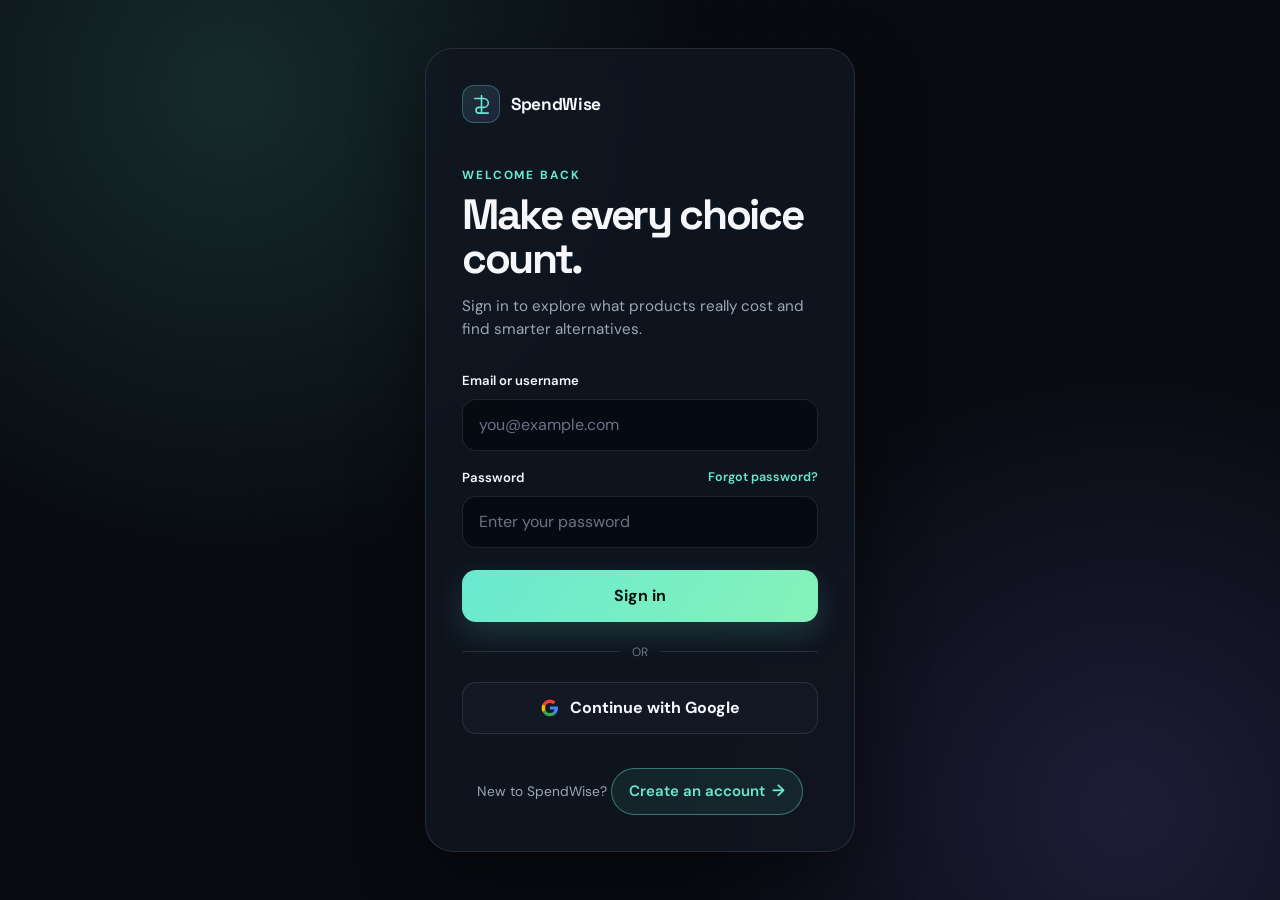
<file: index.html>
<!doctype html>
<html lang="en">
  <head>
    <meta name="theme-color" content="#080b11" />
    <meta name="apple-mobile-web-app-capable" content="yes" />
    <link rel="manifest" href="./manifest.webmanifest" />
    <link rel="apple-touch-icon" href="./apple-touch-icon.png" />
    <meta charset="UTF-8" />
    <meta name="viewport" content="width=device-width, initial-scale=1" />
    <meta
      name="description"
      content="Sign in to SpendWise and learn what your money can really do."
    />
    <title>Sign in | SpendWise</title>
    <link rel="preconnect" href="https://fonts.googleapis.com" />
    <link rel="preconnect" href="https://fonts.gstatic.com" crossorigin />
    <link
      href="https://fonts.googleapis.com/css2?family=DM+Sans:wght@400;500;600;700&family=Space+Grotesk:wght@600;700&display=swap"
      rel="stylesheet"
    />
    <link rel="stylesheet" href="styles.css" />
  </head>
  <body data-auth-mode="login">
    <main class="app-shell">
      <section class="auth-card" aria-labelledby="page-title">
        <header class="brand">
          <a class="brand__mark" href="index.html" aria-label="SpendWise home">
            <svg viewBox="0 0 48 48" aria-hidden="true">
              <path d="M11 12.5h17.5a8.5 8.5 0 0 1 0 17H19a5.5 5.5 0 0 0 0 11h18" />
              <path d="M24 7v34" />
            </svg>
          </a>
          <span>SpendWise</span>
        </header>

        <div class="hero-copy">
          <p class="eyebrow">WELCOME BACK</p>
          <h1 id="page-title">Make every choice count.</h1>
          <p>Sign in to explore what products really cost and find smarter alternatives.</p>
        </div>

        <form class="auth-form" action="profile-onboarding.html" method="get">
          <label for="email">Email or username</label>
          <input
            id="email"
            name="email"
            type="text"
            autocomplete="username"
            placeholder="you@example.com"
            required
          />

          <div class="label-row">
            <label for="password">Password</label>
            <a href="#">Forgot password?</a>
          </div>
          <input
            id="password"
            name="password"
            type="password"
            autocomplete="current-password"
            placeholder="Enter your password"
            required
          />

          <button class="button button--primary" type="submit">Sign in</button>
        </form>

        <div class="divider" role="separator"><span>or</span></div>

        <button class="button button--secondary" type="button" data-auth-entry>
          <svg viewBox="0 0 24 24" aria-hidden="true">
            <path fill="#4285F4" d="M21.6 12.2c0-.7-.1-1.4-.2-2H12v3.7h5.4a4.6 4.6 0 0 1-2 3v2.4h3.2c1.9-1.7 3-4.2 3-7.1Z" />
            <path fill="#34A853" d="M12 22c2.7 0 5-.9 6.6-2.4l-3.2-2.5c-.9.6-2 1-3.4 1-2.6 0-4.8-1.8-5.6-4.1H3.1v2.5A10 10 0 0 0 12 22Z" />
            <path fill="#FBBC05" d="M6.4 14a6 6 0 0 1 0-3.9V7.5H3.1a10 10 0 0 0 0 9l3.3-2.5Z" />
            <path fill="#EA4335" d="M12 6c1.5 0 2.8.5 3.8 1.5l2.9-2.8A9.7 9.7 0 0 0 3.1 7.5l3.3 2.6C7.2 7.7 9.4 6 12 6Z" />
          </svg>
          Continue with Google
        </button>

        <p class="switch-page">
          New to SpendWise?
          <a class="switch-page__cta" href="signup.html">Create an account <span aria-hidden="true">→</span></a>
        </p>
      </section>
    </main>
    <script src="auth.js"></script>
      <script src="pwa.js" defer></script>
  </body>
</html>
</file>
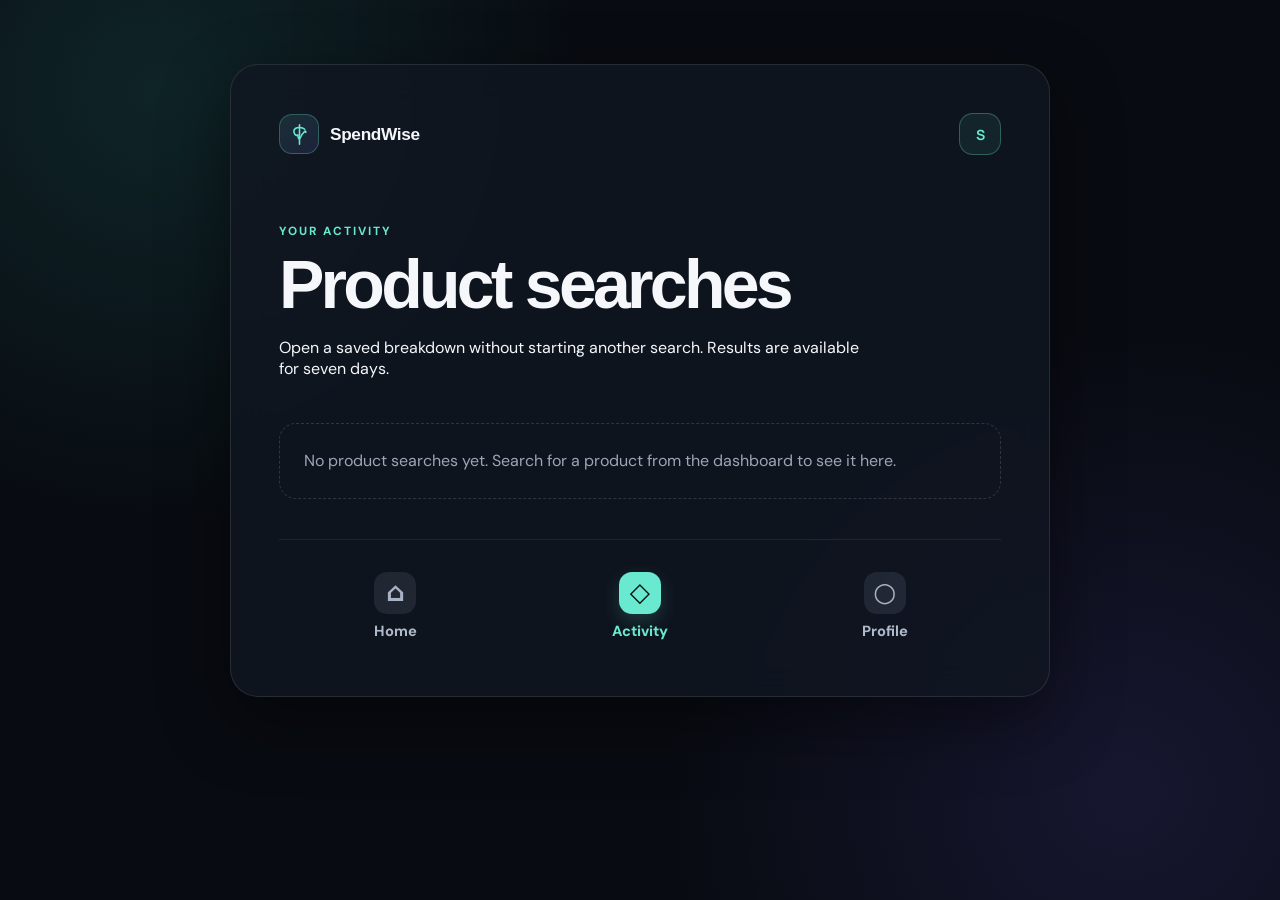
<file: activity.html>
<!DOCTYPE html>
<html lang="en">
  <head>
    <meta name="theme-color" content="#080b11" />
    <meta name="apple-mobile-web-app-capable" content="yes" />
    <link rel="manifest" href="./manifest.webmanifest" />
    <link rel="apple-touch-icon" href="./apple-touch-icon.png" />
    <meta charset="UTF-8" />
    <meta name="viewport" content="width=device-width, initial-scale=1.0" />
    <title>Activity | SpendWise</title>
    <link rel="preconnect" href="https://fonts.googleapis.com" />
    <link rel="preconnect" href="https://fonts.gstatic.com" crossorigin />
    <link href="https://fonts.googleapis.com/css2?family=DM+Sans:wght@400;500;600;700&family=Manrope:wght@500;600;700;800&display=swap" rel="stylesheet" />
    <link rel="stylesheet" href="styles.css?v=13" />
  </head>
  <body class="dashboard-page">
    <main class="app-shell dashboard-shell">
      <section class="auth-card home-card" aria-labelledby="activity-title">
        <header class="dashboard-topbar">
          <a class="brand dashboard-brand" href="home.html" aria-label="SpendWise home">
            <span class="brand-mark"><svg viewBox="0 0 48 48" aria-hidden="true" focusable="false"><path d="M34 14c-2.1-2.2-5.8-3.5-10-3.5-6.7 0-10.8 2.8-10.8 7.2 0 4.3 3.6 10.6 7.6 6.9 1.2 10.8 3.1 10.8 7.5 0 4.7-4.5 7.7-11.1 7.7-4.6 0-8.7-1.4-11.4-4.1"/><path d="M24 5.5v37"/></svg></span>
            <span>SpendWise</span>
          </a>
          <a class="profile-button" href="profile.html" aria-label="View your profile"><span aria-hidden="true">S</span></a>
        </header>
        <section class="dashboard-hero activity-hero">
          <div>
            <p class="eyebrow">YOUR ACTIVITY</p>
            <h1 id="activity-title">Product searches</h1>
            <p class="home-copy">Open a saved breakdown without starting another search. Results are available for seven days.</p>
          </div>
        </section>
        <section class="activity-list" id="activity-list" aria-label="Search history"></section>
        <nav class="dashboard-nav" aria-label="Dashboard navigation">
          <a href="home.html"><span aria-hidden="true">⌂</span>Home</a>
          <a class="active" href="activity.html" aria-current="page"><span aria-hidden="true">◇</span>Activity</a>
          <a href="profile.html"><span aria-hidden="true">○</span>Profile</a>
        </nav>
      </section>
    </main>
    <script src="activity-store.js"></script>
    <script src="activity.js"></script>
    <script src="pwa.js" defer></script>
  </body>
</html>
</file>
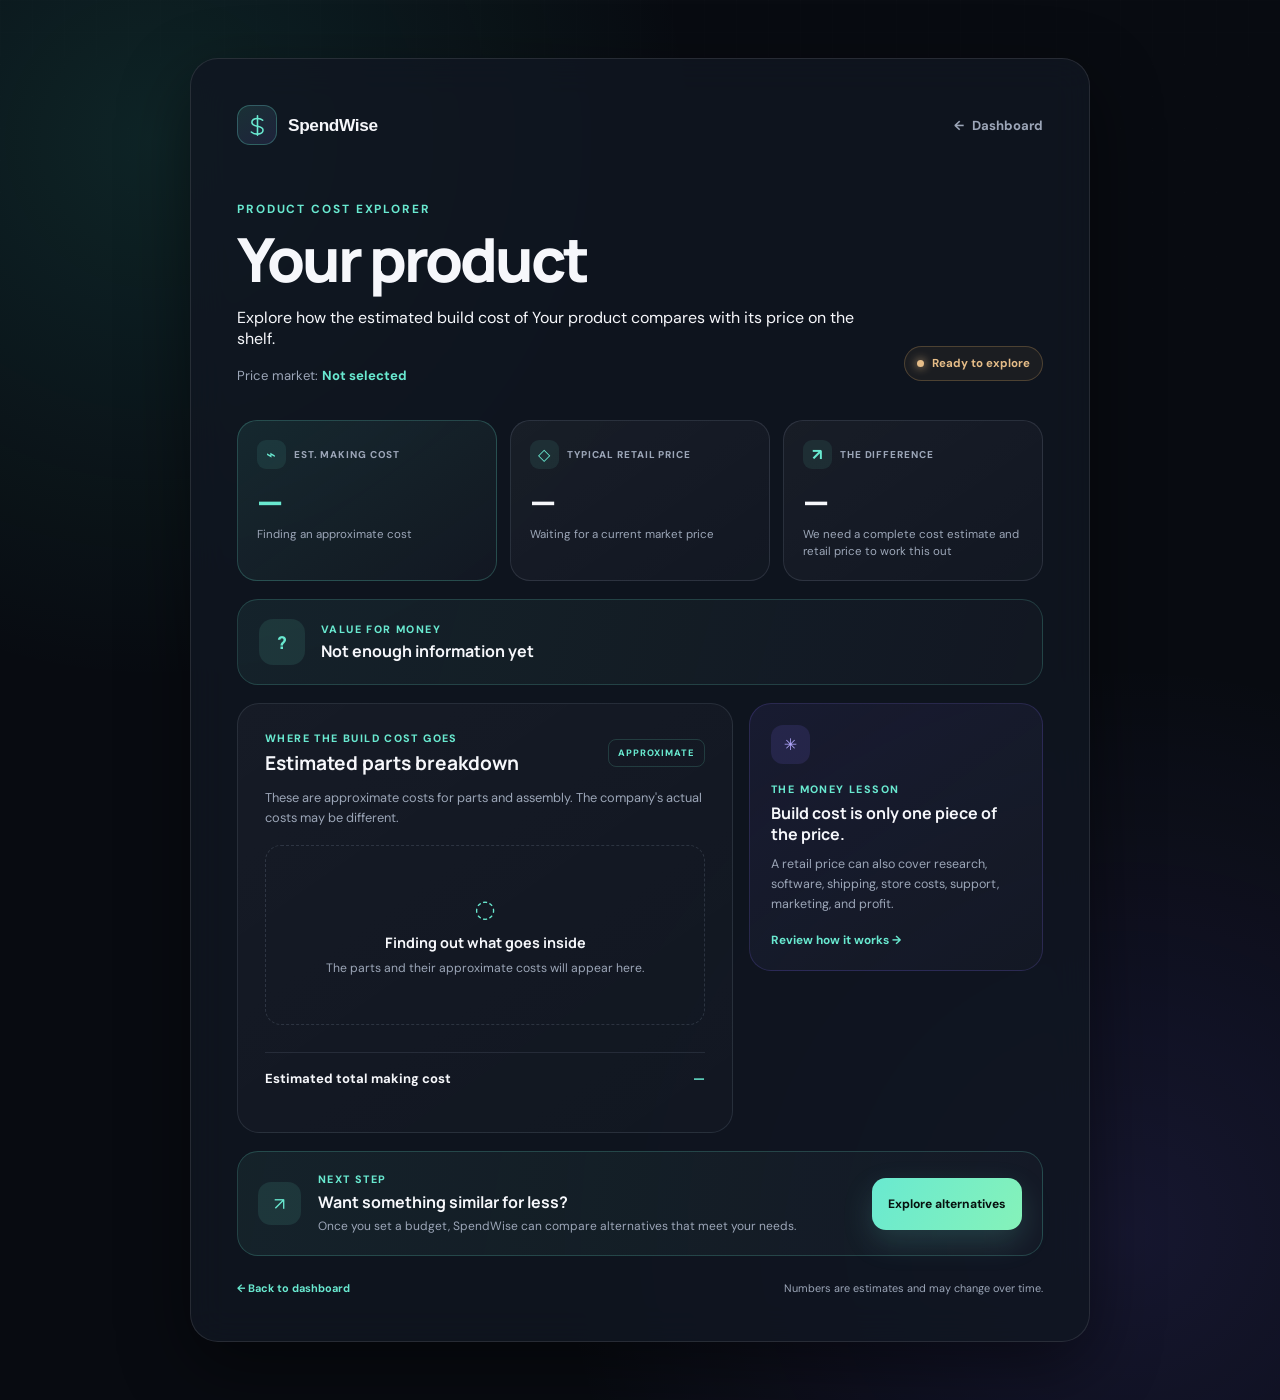
<file: analysis.html>
<!doctype html>
<html lang="en">
  <head>
    <meta name="theme-color" content="#080b11" />
    <meta name="apple-mobile-web-app-capable" content="yes" />
    <link rel="manifest" href="./manifest.webmanifest" />
    <link rel="apple-touch-icon" href="./apple-touch-icon.png" />
    <meta charset="UTF-8" />
    <meta name="viewport" content="width=device-width, initial-scale=1" />
    <meta name="description" content="Explore an estimated product cost breakdown with SpendWise." />
    <title>Product analysis | SpendWise</title>
    <link rel="preconnect" href="https://fonts.googleapis.com" />
    <link rel="preconnect" href="https://fonts.gstatic.com" crossorigin />
    <link href="https://fonts.googleapis.com/css2?family=DM+Sans:wght@400;500;600;700&family=Manrope:wght@500;600;700;800&display=swap" rel="stylesheet" />
    <link rel="stylesheet" href="styles.css?v=13" />
  </head>
  <body class="dashboard-page analysis-page">
    <div class="analysis-loading" id="analysis-loading" role="status" aria-live="polite" hidden>
      <div class="analysis-loading-card">
        <div class="analysis-loading-spinner" aria-hidden="true"></div>
        <p class="section-kicker">SPENDWISE IS WORKING</p>
        <h2>Analyzing your product</h2>
        <p>Product analysis takes time. Please wait while we gather the details.</p>
      </div>
    </div>
    <main class="app-shell analysis-shell" id="analysis-main">
      <section class="auth-card analysis-card" aria-labelledby="analysis-title">
        <header class="dashboard-topbar analysis-topbar">
          <a class="brand dashboard-brand" href="home.html" aria-label="SpendWise dashboard">
            <span class="brand-mark"><svg viewBox="0 0 48 48" aria-hidden="true" focusable="false"><path d="M34 14c-2.1-2.2-5.8-3.5-10-3.5-6.7 0-10.8 2.8-10.8 7.2 0 4.3 3.6 6.3 10.6 7.6 6.9 1.2 10.8 3.1 10.8 7.5 0 4.7-4.5 7.7-11.1 7.7-4.6 0-8.7-1.4-11.4-4.1"/><path d="M24 5.5v37"/></svg></span>
            <span>SpendWise</span>
          </a>
          <a class="back-to-dashboard" href="home.html"><span aria-hidden="true">←</span> Dashboard</a>
        </header>

        <section class="analysis-hero">
          <div>
            <p class="eyebrow">PRODUCT COST EXPLORER</p>
            <h1 id="analysis-title">Product analysis</h1>
            <p id="analysis-intro">Explore how an estimated build cost compares with the price on the shelf.</p>
            <p class="market-context" id="market-context">Price market: <strong id="market-country">Not selected</strong></p>
          </div>
          <span class="data-status" id="data-status" role="status"><span aria-hidden="true"></span> Ready to explore</span>
        </section>

        <section class="price-summary" aria-label="Product price summary">
          <article class="price-card price-card--build">
            <div class="price-card-heading"><span class="price-icon" aria-hidden="true">⌁</span><span>EST. MAKING COST</span></div>
            <strong class="price-value" id="manufacturing-total">—</strong>
            <p id="build-caption">Finding an approximate cost</p>
          </article>
          <article class="price-card price-card--retail">
            <div class="price-card-heading"><span class="price-icon" aria-hidden="true">◇</span><span>TYPICAL RETAIL PRICE</span></div>
            <strong class="price-value" id="retail-price">—</strong>
            <p id="retail-caption">Waiting for a current market price</p>
          </article>
          <article class="price-card price-card--difference">
            <div class="price-card-heading"><span class="price-icon" aria-hidden="true">↗</span><span>THE DIFFERENCE</span></div>
            <strong class="price-value" id="price-difference">—</strong>
            <p id="difference-caption">Retail price minus estimated build cost</p>
          </article>
        </section>

        <section class="value-verdict" id="value-verdict" aria-labelledby="value-verdict-title" aria-live="polite">
          <div class="value-verdict-icon" id="value-verdict-icon" aria-hidden="true">?</div>
          <div class="value-verdict-copy">
            <p class="section-kicker">VALUE FOR MONEY</p>
            <div class="value-verdict-heading">
              <h2 id="value-verdict-title">Is this product worth its price?</h2>
            </div>
          </div>
        </section>

        <div class="analysis-main-grid">
          <section class="analysis-panel parts-panel" aria-labelledby="parts-title">
            <div class="analysis-section-heading">
              <div><p class="section-kicker">WHERE THE BUILD COST GOES</p><h2 id="parts-title">Estimated parts breakdown</h2></div>
              <span class="estimate-tag">APPROXIMATE</span>
            </div>
            <p class="panel-intro">These are approximate costs for parts and assembly. The company's actual costs may be different.</p>
            <div class="parts-list" id="parts-list">
              <div class="parts-empty">
                <span aria-hidden="true">◌</span>
                <strong>Finding out what goes inside</strong>
                <p>The parts and their approximate costs will appear here.</p>
              </div>
            </div>
            <div class="parts-total"><span id="parts-total-label">Estimated total making cost</span><strong id="parts-total">—</strong></div>
            <p class="panel-intro" id="manufacturing-explanation" role="status"></p>
          </section>

          <aside class="analysis-side-column">
            <article class="learning-card">
              <span class="learning-icon" aria-hidden="true">✳</span>
              <p class="section-kicker">THE MONEY LESSON</p>
              <h2>Build cost is only one piece of the price.</h2>
              <p>A retail price can also cover research, software, shipping, store costs, support, marketing, and profit.</p>
              <a href="how-it-works.html" class="text-link">Review how it works <span aria-hidden="true">→</span></a>
            </article>
          </aside>
        </div>

        <section class="alternatives-callout">
          <div class="alternative-mark" aria-hidden="true">↗</div>
          <div><p class="section-kicker">NEXT STEP</p><h2>Want something similar for less?</h2><p>Once you set a budget, SpendWise can compare alternatives that meet your needs.</p></div>
          <a class="button button--primary alternative-button" href="home.html#product-search">Explore alternatives</a>
        </section>

        <footer class="analysis-footer">
          <a href="home.html">← Back to dashboard</a>
          <span>Numbers are estimates and may change over time.</span>
        </footer>
      </section>
    </main>
    <script src="activity-store.js"></script>
    <script src="analysis.js?v=12"></script>
      <script src="pwa.js" defer></script>
  </body>
</html>
</file>
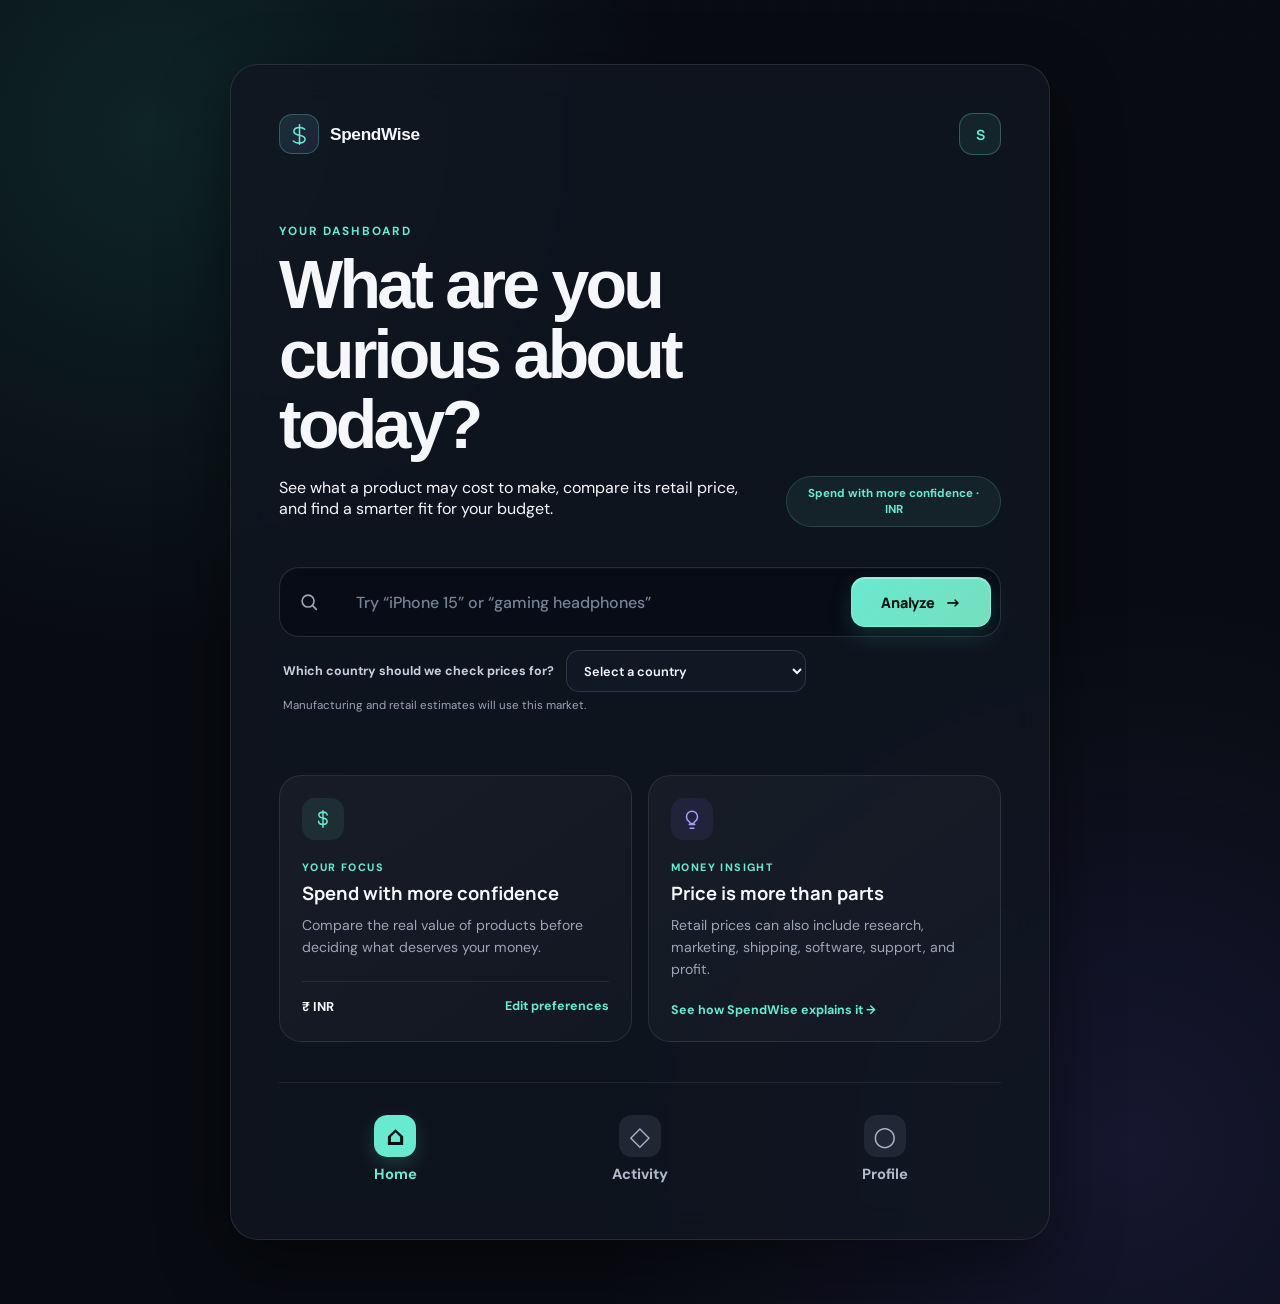
<file: home.html>
<!DOCTYPE html>
<html lang="en">
  <head>
    <meta name="theme-color" content="#080b11" />
    <meta name="apple-mobile-web-app-capable" content="yes" />
    <link rel="manifest" href="./manifest.webmanifest" />
    <link rel="apple-touch-icon" href="./apple-touch-icon.png" />
    <meta charset="UTF-8" />
    <meta name="viewport" content="width=device-width, initial-scale=1.0" />
    <title>Dashboard | SpendWise</title>
    <link rel="preconnect" href="https://fonts.googleapis.com" />
    <link rel="preconnect" href="https://fonts.gstatic.com" crossorigin />
    <link href="https://fonts.googleapis.com/css2?family=DM+Sans:wght@400;500;600;700&family=Manrope:wght@500;600;700;800&display=swap" rel="stylesheet" />
    <link rel="stylesheet" href="styles.css?v=15" />
  </head>
  <body class="dashboard-page">
    <main class="app-shell dashboard-shell">
      <section class="auth-card home-card" aria-labelledby="home-title">
        <header class="dashboard-topbar">
          <a class="brand dashboard-brand" href="home.html" aria-label="SpendWise home">
            <span class="brand-mark"><svg viewBox="0 0 48 48" aria-hidden="true" focusable="false"><path d="M34 14c-2.1-2.2-5.8-3.5-10-3.5-6.7 0-10.8 2.8-10.8 7.2 0 4.3 3.6 6.3 10.6 7.6 6.9 1.2 10.8 3.1 10.8 7.5 0 4.7-4.5 7.7-11.1 7.7-4.6 0-8.7-1.4-11.4-4.1"/><path d="M24 5.5v37"/></svg></span>
            <span>SpendWise</span>
          </a>
          <a class="profile-button" href="profile.html" aria-label="View your profile"><span aria-hidden="true">S</span></a>
        </header>

        <section class="dashboard-hero">
          <div>
            <p class="eyebrow">YOUR DASHBOARD</p>
            <h1 id="home-title">What are you curious about today?</h1>
            <p class="home-copy">See what a product may cost to make, compare its retail price, and find a smarter fit for your budget.</p>
          </div>
          <p class="goal-pill" id="profile-summary">Your plan is ready</p>
        </section>

        <form class="product-search" id="product-search" novalidate>
          <label class="sr-only" for="product-query">Enter a product to analyze</label>
          <div class="search-control">
            <svg viewBox="0 0 24 24" aria-hidden="true"><circle cx="11" cy="11" r="6.5"></circle><path d="m16 16 4 4"></path></svg>
            <input id="product-query" name="product" type="search" placeholder="Try “iPhone 15” or “gaming headphones”" autocomplete="off" />
            <button class="primary-button search-button" type="submit">Analyze</button>
          </div>
          <div class="country-control">
            <label for="search-country">Which country should we check prices for?
              <select id="search-country" name="country" required>
                <option value="" selected disabled>Select a country</option>
                <option value="IN">India</option><option value="US">United States</option>
                <option value="GB">United Kingdom</option><option value="CA">Canada</option>
                <option value="AU">Australia</option><option value="DE">Germany</option>
                <option value="FR">France</option><option value="JP">Japan</option>
                <option value="CN">China</option><option value="SG">Singapore</option>
                <option value="AE">United Arab Emirates</option><option value="BR">Brazil</option>
                <option value="MX">Mexico</option><option value="KR">South Korea</option>
                <option value="ZA">South Africa</option><option value="NL">Netherlands</option>
                <option value="IT">Italy</option><option value="ES">Spain</option>
                <option value="SE">Sweden</option><option value="NZ">New Zealand</option>
              </select>
            </label>
            <span>Manufacturing and retail estimates will use this market.</span>
          </div>
          <p class="search-status" id="search-status" aria-live="polite"></p>
        </form>

        <div class="dashboard-grid">
          <article class="dashboard-panel focus-panel">
            <div class="panel-icon mint-icon" aria-hidden="true">
              <svg viewBox="0 0 24 24"><path d="M12 3v18M16.5 7.5c0-1.7-1.6-3-4.5-3s-4.5 1.3-4.5 3 1.3 2.7 4.5 3.3 4.5 1.6 4.5 3.7-1.7 3.5-4.5 3.5-4.8-1.3-4.8-3.5"></path></svg>
            </div>
            <p class="panel-label">YOUR FOCUS</p>
            <h2 id="goal-title">Spend with more confidence</h2>
            <p id="goal-copy">Compare the real value of products before deciding what deserves your money.</p>
            <div class="focus-meta"><span id="currency-copy">₹ INR</span><a href="profile.html">Edit preferences</a></div>
          </article>

          <article class="dashboard-panel insight-panel">
            <div class="panel-icon violet-icon" aria-hidden="true">
              <svg viewBox="0 0 24 24"><path d="M9 18h6M10 22h4M8.5 14.5C6.9 13.4 6 11.6 6 9.5a6 6 0 0 1 12 0c0 2.1-.9 3.9-2.5 5-.9.7-1.5 1.6-1.5 2.5h-4c0-.9-.6-1.8-1.5-2.5Z"></path></svg>
            </div>
            <p class="panel-label">MONEY INSIGHT</p>
            <h2>Price is more than parts</h2>
            <p>Retail prices can also include research, marketing, shipping, software, support, and profit.</p>
            <a class="text-link" href="how-it-works.html">See how SpendWise explains it <span aria-hidden="true">→</span></a>
          </article>
        </div>

        <nav class="dashboard-nav" aria-label="Dashboard navigation">
          <a class="active" href="home.html" aria-current="page"><span aria-hidden="true">⌂</span>Home</a>
          <a href="activity.html"><span aria-hidden="true">◇</span>Activity</a>
          <a href="profile.html"><span aria-hidden="true">○</span>Profile</a>
        </nav>
      </section>
    </main>
    <script src="activity-store.js"></script>
    <script src="home.js?v=4"></script>
      <script src="pwa.js" defer></script>
  </body>
</html>
</file>
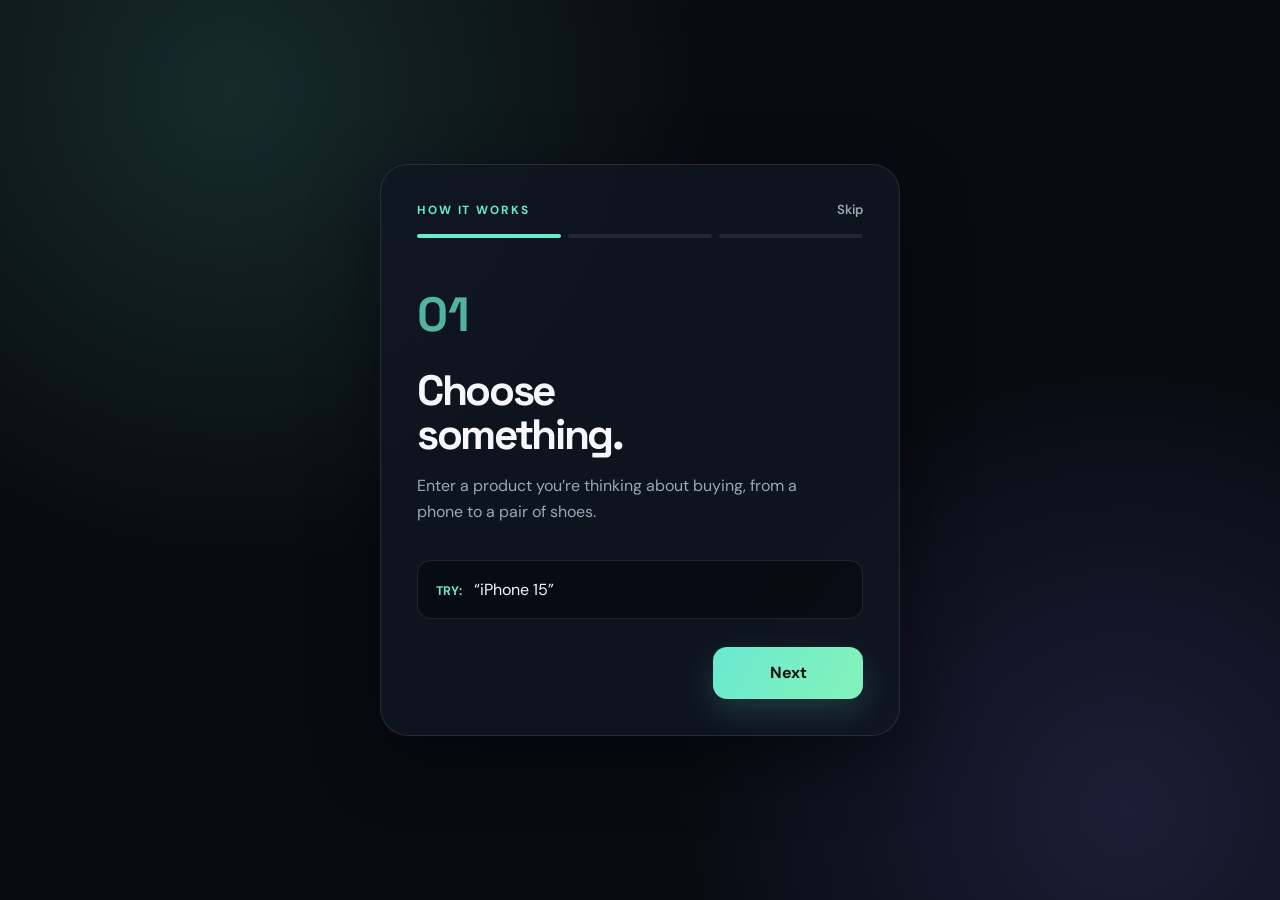
<file: how-it-works.html>
<!doctype html>
<html lang="en">
  <head>
    <meta name="theme-color" content="#080b11" />
    <meta name="apple-mobile-web-app-capable" content="yes" />
    <link rel="manifest" href="./manifest.webmanifest" />
    <link rel="apple-touch-icon" href="./apple-touch-icon.png" />
    <meta charset="UTF-8" />
    <meta name="viewport" content="width=device-width, initial-scale=1" />
    <meta name="description" content="Learn how SpendWise works." />
    <title>How SpendWise works</title>
    <link rel="preconnect" href="https://fonts.googleapis.com" />
    <link rel="preconnect" href="https://fonts.gstatic.com" crossorigin />
    <link href="https://fonts.googleapis.com/css2?family=DM+Sans:wght@400;500;600;700&family=Space+Grotesk:wght@600;700&display=swap" rel="stylesheet" />
    <link rel="stylesheet" href="styles.css" />
  </head>
  <body>
    <main class="app-shell onboarding-shell">
      <section class="auth-card tutorial-card" aria-labelledby="tutorial-title">
        <header class="tutorial-topbar">
          <span class="eyebrow">HOW IT WORKS</span>
          <a class="skip-link" href="home.html">Skip</a>
        </header>

        <div class="tutorial-progress" aria-label="Tutorial progress">
          <span class="is-active"></span><span></span><span></span>
        </div>

        <article class="tutorial-step is-active" data-tutorial-step="1">
          <div class="tutorial-number">01</div>
          <h1 id="tutorial-title">Choose something.</h1>
          <p>Enter a product you’re thinking about buying, from a phone to a pair of shoes.</p>
          <div class="tutorial-example"><span>Try:</span> “iPhone 15”</div>
        </article>

        <article class="tutorial-step" data-tutorial-step="2" hidden>
          <div class="tutorial-number">02</div>
          <h1>See the real picture.</h1>
          <p>We show estimated parts, production costs, and the other expenses behind the retail price.</p>
          <div class="mini-breakdown" aria-hidden="true">
            <span style="--size: 72%">Parts</span>
            <span style="--size: 48%">Other costs</span>
            <span style="--size: 28%">Difference</span>
          </div>
        </article>

        <article class="tutorial-step" data-tutorial-step="3" hidden>
          <div class="tutorial-number">03</div>
          <h1>Compare your choices.</h1>
          <p>Add your budget to find practical alternatives and understand what you gain or give up.</p>
          <p class="privacy-callout">Costs are estimates based on available sources.</p>
        </article>

        <div class="onboarding-actions">
          <button class="button button--quiet" id="tutorial-back" type="button" hidden>Back</button>
          <button class="button button--primary onboarding-next" id="tutorial-next" type="button">Next</button>
        </div>
      </section>
    </main>
    <script src="tutorial.js"></script>
      <script src="pwa.js" defer></script>
  </body>
</html>
</file>
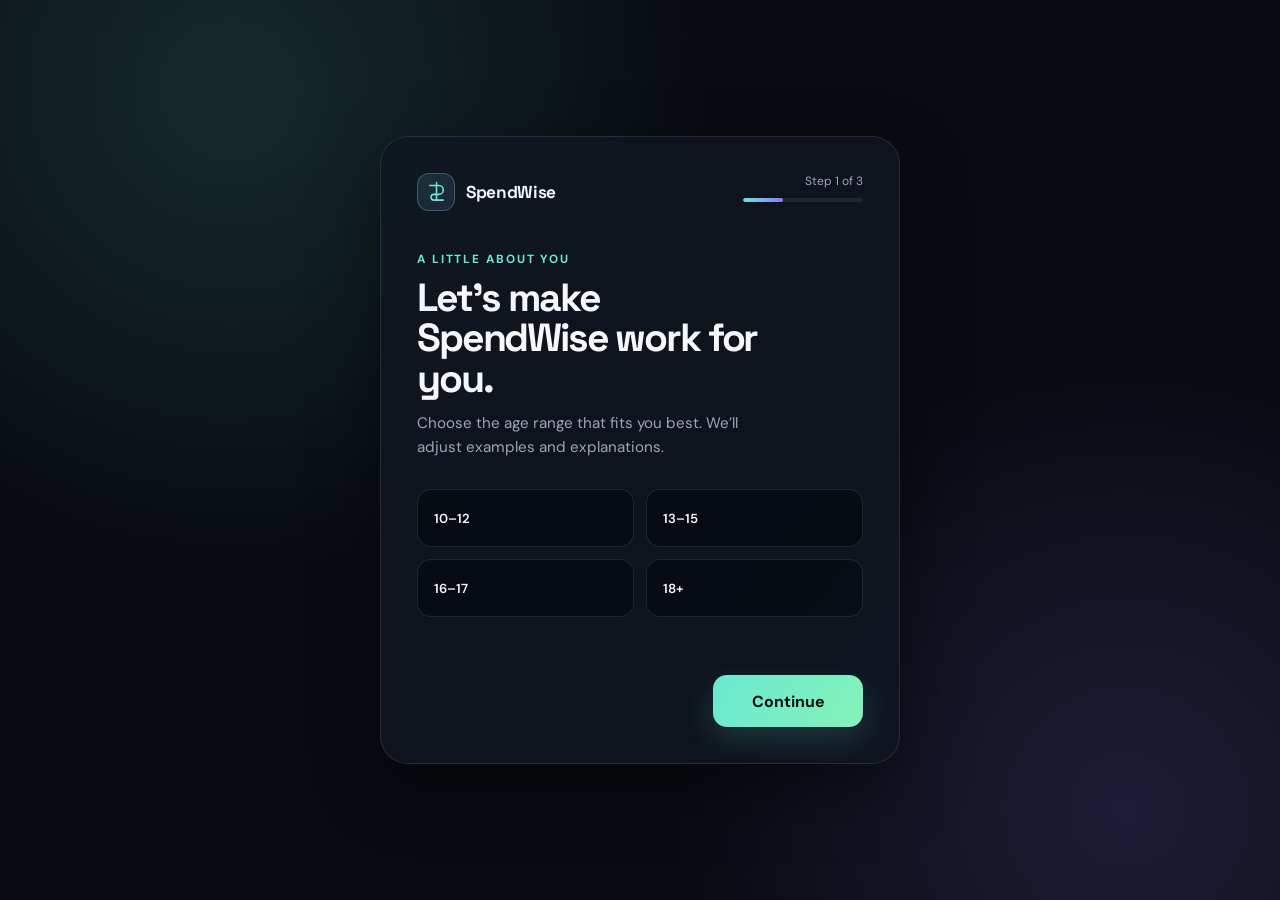
<file: profile-onboarding.html>
<!doctype html>
<html lang="en">
  <head>
    <meta name="theme-color" content="#080b11" />
    <meta name="apple-mobile-web-app-capable" content="yes" />
    <link rel="manifest" href="./manifest.webmanifest" />
    <link rel="apple-touch-icon" href="./apple-touch-icon.png" />
    <meta charset="UTF-8" />
    <meta name="viewport" content="width=device-width, initial-scale=1" />
    <meta name="description" content="Personalize your SpendWise experience." />
    <title>Tell us about you | SpendWise</title>
    <link rel="preconnect" href="https://fonts.googleapis.com" />
    <link rel="preconnect" href="https://fonts.gstatic.com" crossorigin />
    <link
      href="https://fonts.googleapis.com/css2?family=DM+Sans:wght@400;500;600;700&family=Space+Grotesk:wght@600;700&display=swap"
      rel="stylesheet"
    />
    <link rel="stylesheet" href="styles.css" />
  </head>
  <body>
    <main class="app-shell onboarding-shell">
      <section class="auth-card onboarding-card" aria-labelledby="onboarding-title">
        <header class="onboarding-header">
          <a class="brand brand--compact" href="index.html" aria-label="SpendWise home">
            <span class="brand__mark">
              <svg viewBox="0 0 48 48" aria-hidden="true">
                <path d="M11 12.5h17.5a8.5 8.5 0 0 1 0 17H19a5.5 5.5 0 0 0 0 11h18" />
                <path d="M24 7v34" />
              </svg>
            </span>
            <span>SpendWise</span>
          </a>

          <div class="step-status" aria-live="polite">
            <span id="step-label">Step 1 of 3</span>
            <div class="progress-track" aria-hidden="true">
              <span id="progress-bar"></span>
            </div>
          </div>
        </header>

        <form id="profile-form" novalidate>
          <fieldset class="onboarding-step is-active" data-step="1">
            <legend class="sr-only">Choose your age range</legend>
            <div class="hero-copy onboarding-copy">
              <p class="eyebrow">A LITTLE ABOUT YOU</p>
              <h1 id="onboarding-title">Let’s make SpendWise work for you.</h1>
              <p>Choose the age range that fits you best. We’ll adjust examples and explanations.</p>
            </div>

            <div class="choice-grid choice-grid--two" role="radiogroup" aria-label="Age range">
              <label class="choice-card">
                <input type="radio" name="ageBand" value="10-12" />
                <span>10–12</span>
              </label>
              <label class="choice-card">
                <input type="radio" name="ageBand" value="13-15" />
                <span>13–15</span>
              </label>
              <label class="choice-card">
                <input type="radio" name="ageBand" value="16-17" />
                <span>16–17</span>
              </label>
              <label class="choice-card">
                <input type="radio" name="ageBand" value="18+" />
                <span>18+</span>
              </label>
            </div>
            <p class="form-message" data-error="ageBand" role="alert"></p>
          </fieldset>

          <fieldset class="onboarding-step" data-step="2" hidden>
            <legend class="sr-only">Choose your product interests</legend>
            <div class="hero-copy onboarding-copy">
              <p class="eyebrow">YOUR INTERESTS</p>
              <h1>What are you curious about?</h1>
              <p>Select up to three categories you would like to explore.</p>
            </div>

            <div class="chip-grid" aria-label="Product interests">
              <label class="choice-chip"><input type="checkbox" name="interests" value="Phones" /><span>Phones</span></label>
              <label class="choice-chip"><input type="checkbox" name="interests" value="Laptops and tablets" /><span>Laptops &amp; tablets</span></label>
              <label class="choice-chip"><input type="checkbox" name="interests" value="Gaming" /><span>Gaming</span></label>
              <label class="choice-chip"><input type="checkbox" name="interests" value="Fashion" /><span>Fashion</span></label>
              <label class="choice-chip"><input type="checkbox" name="interests" value="Transport" /><span>Transport</span></label>
              <label class="choice-chip"><input type="checkbox" name="interests" value="Sports and hobbies" /><span>Sports &amp; hobbies</span></label>
              <label class="choice-chip"><input type="checkbox" name="interests" value="Other" /><span>Other</span></label>
            </div>
            <p class="selection-count" id="interest-count">0 of 3 selected</p>
            <p class="form-message" data-error="interests" role="alert"></p>
          </fieldset>

          <fieldset class="onboarding-step" data-step="3" hidden>
            <legend class="sr-only">Choose your currency and goal</legend>
            <div class="hero-copy onboarding-copy">
              <p class="eyebrow">MAKE IT YOURS</p>
              <h1>What should SpendWise help you with?</h1>
              <p>Choose your currency and the main reason you’re here.</p>
            </div>

            <label for="currency">Your currency</label>
            <select id="currency" name="currency">
              <option value="INR">Indian Rupee (₹)</option>
              <option value="USD">US Dollar ($)</option>
              <option value="GBP">British Pound (£)</option>
              <option value="EUR">Euro (€)</option>
              <option value="AUD">Australian Dollar (A$)</option>
              <option value="CAD">Canadian Dollar (C$)</option>
            </select>

            <div class="goal-group" role="radiogroup" aria-label="Primary goal">
              <label class="choice-card choice-card--wide">
                <input type="radio" name="primaryGoal" value="Understand prices" />
                <span>Understand why products cost so much</span>
              </label>
              <label class="choice-card choice-card--wide">
                <input type="radio" name="primaryGoal" value="Find alternatives" />
                <span>Find affordable alternatives</span>
              </label>
              <label class="choice-card choice-card--wide">
                <input type="radio" name="primaryGoal" value="Plan a purchase" />
                <span>Plan for something I want to buy</span>
              </label>
              <label class="choice-card choice-card--wide">
                <input type="radio" name="primaryGoal" value="Make better decisions" />
                <span>Make better spending decisions</span>
              </label>
            </div>
            <p class="form-message" data-error="primaryGoal" role="alert"></p>
            <p class="privacy-callout">We use these choices to personalize examples. You can change them later.</p>
          </fieldset>

          <div class="onboarding-actions">
            <button class="button button--quiet" id="back-button" type="button" hidden>Back</button>
            <button class="button button--primary onboarding-next" id="next-button" type="button">Continue</button>
          </div>
        </form>
      </section>
    </main>
    <script src="onboarding.js"></script>
      <script src="pwa.js" defer></script>
  </body>
</html>
</file>
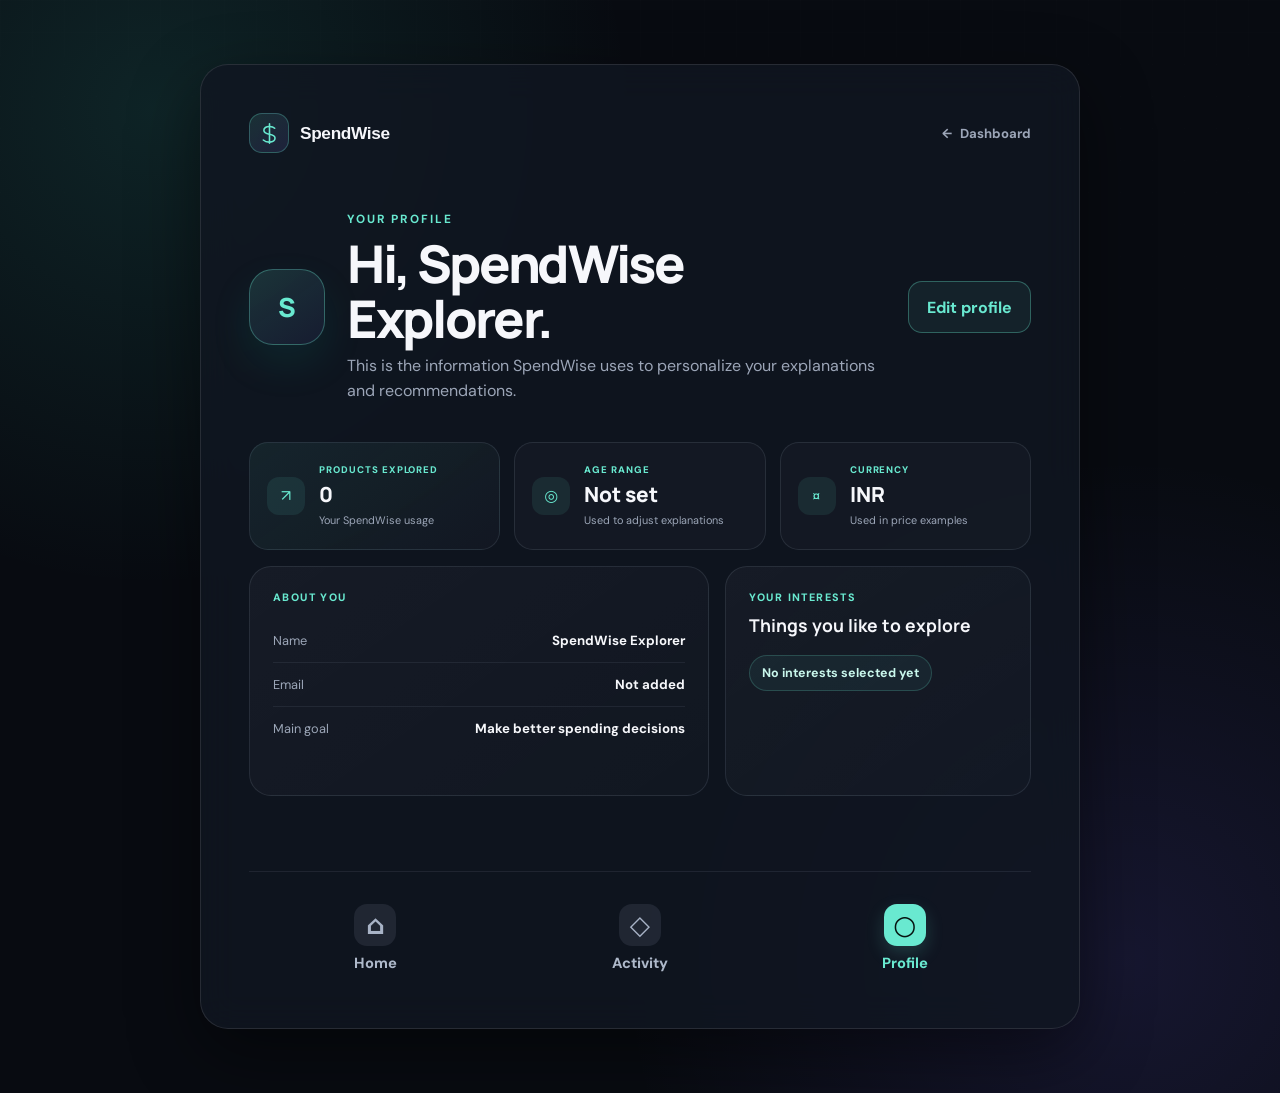
<file: profile.html>
<!doctype html>
<html lang="en">
  <head>
    <meta name="theme-color" content="#080b11" />
    <meta name="apple-mobile-web-app-capable" content="yes" />
    <link rel="manifest" href="./manifest.webmanifest" />
    <link rel="apple-touch-icon" href="./apple-touch-icon.png" />
    <meta charset="UTF-8" />
    <meta name="viewport" content="width=device-width, initial-scale=1" />
    <meta name="description" content="View and edit your SpendWise profile." />
    <title>Your profile | SpendWise</title>
    <link rel="preconnect" href="https://fonts.googleapis.com" />
    <link rel="preconnect" href="https://fonts.gstatic.com" crossorigin />
    <link href="https://fonts.googleapis.com/css2?family=DM+Sans:wght@400;500;600;700&family=Manrope:wght@500;600;700;800&display=swap" rel="stylesheet" />
    <link rel="stylesheet" href="styles.css?v=13" />
  </head>
  <body class="dashboard-page">
    <main class="app-shell profile-shell">
      <section class="auth-card profile-page" aria-labelledby="profile-title">
        <header class="dashboard-topbar profile-topbar">
          <a class="brand dashboard-brand" href="home.html" aria-label="SpendWise dashboard">
            <span class="brand-mark"><svg viewBox="0 0 48 48" aria-hidden="true" focusable="false"><path d="M34 14c-2.1-2.2-5.8-3.5-10-3.5-6.7 0-10.8 2.8-10.8 7.2 0 4.3 3.6 6.3 10.6 7.6 6.9 1.2 10.8 3.1 10.8 7.5 0 4.7-4.5 7.7-11.1 7.7-4.6 0-8.7-1.4-11.4-4.1"/><path d="M24 5.5v37"/></svg></span>
            <span>SpendWise</span>
          </a>
          <a class="back-to-dashboard" href="home.html"><span aria-hidden="true">←</span> Dashboard</a>
        </header>

        <section class="profile-hero">
          <div class="profile-avatar" id="profile-avatar" aria-hidden="true">S</div>
          <div>
            <p class="eyebrow">YOUR PROFILE</p>
            <h1 id="profile-title">Hi, <span id="profile-name-heading">SpendWise Explorer</span>.</h1>
            <p>This is the information SpendWise uses to personalize your explanations and recommendations.</p>
          </div>
          <button class="button profile-edit-button" id="edit-profile-button" type="button">Edit profile</button>
        </section>

        <section class="profile-summary" aria-label="Your profile details">
          <article class="profile-stat profile-stat--accent">
            <span class="profile-stat-icon" aria-hidden="true">↗</span>
            <div><p>PRODUCTS EXPLORED</p><strong id="usage-value">0</strong><span>Your SpendWise usage</span></div>
          </article>
          <article class="profile-stat">
            <span class="profile-stat-icon" aria-hidden="true">◎</span>
            <div><p>AGE RANGE</p><strong id="age-value">Not set</strong><span>Used to adjust explanations</span></div>
          </article>
          <article class="profile-stat">
            <span class="profile-stat-icon" aria-hidden="true">¤</span>
            <div><p>CURRENCY</p><strong id="currency-value">INR</strong><span>Used in price examples</span></div>
          </article>
        </section>

        <div class="profile-detail-grid">
          <article class="profile-detail-card">
            <p class="section-kicker">ABOUT YOU</p>
            <dl class="profile-list">
              <div><dt>Name</dt><dd id="name-value">SpendWise Explorer</dd></div>
              <div><dt>Email</dt><dd id="email-value">Not added</dd></div>
              <div><dt>Main goal</dt><dd id="goal-value">Make better spending decisions</dd></div>
            </dl>
          </article>

          <article class="profile-detail-card">
            <p class="section-kicker">YOUR INTERESTS</p>
            <h2>Things you like to explore</h2>
            <div class="profile-interest-list" id="profile-interest-list"></div>
          </article>
        </div>

        <section class="profile-editor" id="profile-editor" aria-labelledby="edit-title" hidden>
          <div class="editor-heading">
            <div>
              <p class="eyebrow">EDIT YOUR DETAILS</p>
              <h2 id="edit-title">What do you want to change in your profile?</h2>
              <p>Update only what you need. Your new choices will be used across SpendWise.</p>
            </div>
            <button class="editor-close" id="close-editor" type="button" aria-label="Close profile editor">×</button>
          </div>

          <form id="profile-edit-form">
            <div class="profile-form-grid">
              <label>Name<input id="edit-name" name="name" type="text" maxlength="30" required /></label>
              <label>Age range
                <select id="edit-age" name="ageBand">
                  <option value="10-12">10–12</option><option value="13-15">13–15</option>
                  <option value="16-17">16–17</option><option value="18+">18+</option>
                </select>
              </label>
              <label>Currency
                <select id="edit-currency" name="currency">
                  <option value="INR">Indian Rupee (₹)</option><option value="USD">US Dollar ($)</option>
                  <option value="GBP">British Pound (£)</option><option value="EUR">Euro (€)</option>
                  <option value="AUD">Australian Dollar (A$)</option><option value="CAD">Canadian Dollar (C$)</option>
                </select>
              </label>
              <label>Main goal
                <select id="edit-goal" name="primaryGoal">
                  <option value="Understand prices">Understand why products cost so much</option>
                  <option value="Find alternatives">Find affordable alternatives</option>
                  <option value="Plan a purchase">Plan for something I want to buy</option>
                  <option value="Make better decisions">Make better spending decisions</option>
                </select>
              </label>
            </div>

            <fieldset class="profile-interest-editor">
              <legend>Interests <span>Choose up to three</span></legend>
              <div class="chip-grid">
                <label class="choice-chip"><input type="checkbox" name="interests" value="Phones" /><span>Phones</span></label>
                <label class="choice-chip"><input type="checkbox" name="interests" value="Laptops and tablets" /><span>Laptops &amp; tablets</span></label>
                <label class="choice-chip"><input type="checkbox" name="interests" value="Gaming" /><span>Gaming</span></label>
                <label class="choice-chip"><input type="checkbox" name="interests" value="Fashion" /><span>Fashion</span></label>
                <label class="choice-chip"><input type="checkbox" name="interests" value="Transport" /><span>Transport</span></label>
                <label class="choice-chip"><input type="checkbox" name="interests" value="Sports and hobbies" /><span>Sports &amp; hobbies</span></label>
              </div>
              <p class="form-message" id="profile-form-message" role="alert"></p>
            </fieldset>

            <div class="profile-form-actions">
              <button class="button button--quiet" id="cancel-edit" type="button">Cancel</button>
              <button class="button button--primary" type="submit">Save changes</button>
            </div>
          </form>
        </section>

        <p class="profile-save-status" id="profile-save-status" aria-live="polite"></p>

        <nav class="dashboard-nav" aria-label="Dashboard navigation">
          <a href="home.html"><span aria-hidden="true">⌂</span>Home</a>
          <a href="activity.html"><span aria-hidden="true">◇</span>Activity</a>
          <a class="active" href="profile.html" aria-current="page"><span aria-hidden="true">○</span>Profile</a>
        </nav>
      </section>
    </main>
    <script src="profile.js"></script>
      <script src="pwa.js" defer></script>
  </body>
</html>
</file>
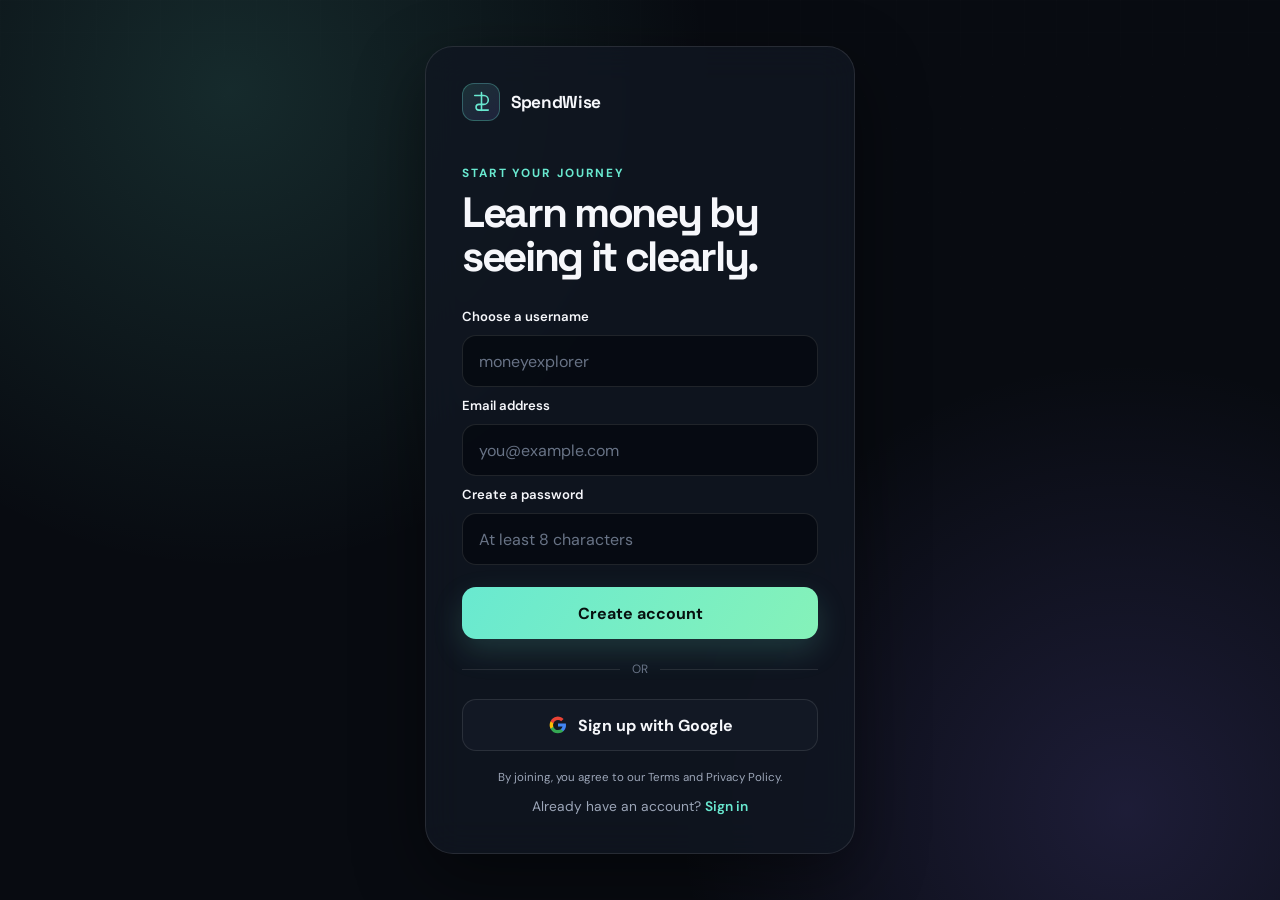
<file: signup.html>
<!doctype html>
<html lang="en">
  <head>
    <meta name="theme-color" content="#080b11" />
    <meta name="apple-mobile-web-app-capable" content="yes" />
    <link rel="manifest" href="./manifest.webmanifest" />
    <link rel="apple-touch-icon" href="./apple-touch-icon.png" />
    <meta charset="UTF-8" />
    <meta name="viewport" content="width=device-width, initial-scale=1" />
    <meta name="description" content="Create your SpendWise account." />
    <title>Create account | SpendWise</title>
    <link rel="preconnect" href="https://fonts.googleapis.com" />
    <link rel="preconnect" href="https://fonts.gstatic.com" crossorigin />
    <link
      href="https://fonts.googleapis.com/css2?family=DM+Sans:wght@400;500;600;700&family=Space+Grotesk:wght@600;700&display=swap"
      rel="stylesheet"
    />
    <link rel="stylesheet" href="styles.css" />
  </head>
  <body data-auth-mode="signup">
    <main class="app-shell">
      <section class="auth-card" aria-labelledby="page-title">
        <header class="brand">
          <a class="brand__mark" href="index.html" aria-label="SpendWise home">
            <svg viewBox="0 0 48 48" aria-hidden="true">
              <path d="M11 12.5h17.5a8.5 8.5 0 0 1 0 17H19a5.5 5.5 0 0 0 0 11h18" />
              <path d="M24 7v34" />
            </svg>
          </a>
          <span>SpendWise</span>
        </header>

        <div class="hero-copy">
          <p class="eyebrow">START YOUR JOURNEY</p>
          <h1 id="page-title">Learn money by seeing it clearly.</h1>
        </div>

        <form class="auth-form" action="profile-onboarding.html" method="get">
          <label for="username">Choose a username</label>
          <input
            id="username"
            name="username"
            type="text"
            autocomplete="username"
            placeholder="moneyexplorer"
            required
          />

          <label for="email">Email address</label>
          <input
            id="email"
            name="email"
            type="email"
            autocomplete="email"
            placeholder="you@example.com"
            required
          />

          <label for="password">Create a password</label>
          <input
            id="password"
            name="password"
            type="password"
            autocomplete="new-password"
            placeholder="At least 8 characters"
            minlength="8"
            required
          />

          <button class="button button--primary" type="submit">Create account</button>
        </form>

        <div class="divider" role="separator"><span>or</span></div>

        <button class="button button--secondary" type="button" data-auth-entry>
          <svg viewBox="0 0 24 24" aria-hidden="true">
            <path fill="#4285F4" d="M21.6 12.2c0-.7-.1-1.4-.2-2H12v3.7h5.4a4.6 4.6 0 0 1-2 3v2.4h3.2c1.9-1.7 3-4.2 3-7.1Z" />
            <path fill="#34A853" d="M12 22c2.7 0 5-.9 6.6-2.4l-3.2-2.5c-.9.6-2 1-3.4 1-2.6 0-4.8-1.8-5.6-4.1H3.1v2.5A10 10 0 0 0 12 22Z" />
            <path fill="#FBBC05" d="M6.4 14a6 6 0 0 1 0-3.9V7.5H3.1a10 10 0 0 0 0 9l3.3-2.5Z" />
            <path fill="#EA4335" d="M12 6c1.5 0 2.8.5 3.8 1.5l2.9-2.8A9.7 9.7 0 0 0 3.1 7.5l3.3 2.6C7.2 7.7 9.4 6 12 6Z" />
          </svg>
          Sign up with Google
        </button>

        <p class="privacy-note">By joining, you agree to our Terms and Privacy Policy.</p>
        <p class="switch-page">Already have an account? <a href="index.html">Sign in</a></p>
      </section>
    </main>
    <script src="auth.js"></script>
      <script src="pwa.js" defer></script>
  </body>
</html>
</file>
<file: styles.css>
:root {
  color-scheme: dark;
  --bg: #080b11;
  --surface: rgba(17, 22, 33, 0.82);
  --surface-strong: #121824;
  --border: rgba(255, 255, 255, 0.1);
  --text: #f6f7fb;
  --muted: #9ca6b8;
  --accent: #69e9d0;
  --accent-2: #8c78ff;
  --focus: rgba(105, 233, 208, 0.22);
  --shadow: 0 24px 70px rgba(0, 0, 0, 0.45);
}

* {
  box-sizing: border-box;
}

[hidden] {
  display: none !important;
}

html {
  min-width: 320px;
  background: var(--bg);
}

body {
  min-height: 100vh;
  margin: 0;
  color: var(--text);
  background:
    radial-gradient(circle at 18% 10%, rgba(105, 233, 208, 0.14), transparent 30rem),
    radial-gradient(circle at 88% 90%, rgba(140, 120, 255, 0.16), transparent 28rem),
    var(--bg);
  font-family: "DM Sans", system-ui, sans-serif;
}

body::before {
  position: fixed;
  inset: 0;
  pointer-events: none;
  content: "";
  opacity: 0.34;
  background-image: linear-gradient(rgba(255,255,255,.025) 1px, transparent 1px),
    linear-gradient(90deg, rgba(255,255,255,.025) 1px, transparent 1px);
  background-size: 32px 32px;
  mask-image: linear-gradient(to bottom, black, transparent 75%);
}

button,
input,
select {
  font: inherit;
}

a {
  color: var(--accent);
  font-weight: 600;
  text-decoration: none;
}

a:hover {
  text-decoration: underline;
}

.app-shell {
  position: relative;
  display: grid;
  min-height: 100vh;
  padding: 22px 16px;
  place-items: center;
}

.auth-card {
  width: min(100%, 430px);
  padding: 30px 24px 24px;
  overflow: hidden;
  background: var(--surface);
  border: 1px solid var(--border);
  border-radius: 28px;
  box-shadow: var(--shadow);
  backdrop-filter: blur(18px);
}

.brand {
  display: flex;
  align-items: center;
  gap: 11px;
  margin-bottom: 44px;
  font-family: "Space Grotesk", sans-serif;
  font-size: 1.08rem;
  font-weight: 700;
  letter-spacing: -0.02em;
}

.brand__mark {
  display: grid;
  width: 38px;
  height: 38px;
  color: var(--accent);
  background: linear-gradient(145deg, rgba(105,233,208,.13), rgba(140,120,255,.13));
  border: 1px solid rgba(105,233,208,.3);
  border-radius: 12px;
  place-items: center;
}

.brand__mark:hover {
  text-decoration: none;
}

.brand svg {
  width: 25px;
  height: 25px;
  fill: none;
  stroke: currentColor;
  stroke-linecap: round;
  stroke-linejoin: round;
  stroke-width: 3;
}

.hero-copy {
  margin-bottom: 30px;
}

.eyebrow {
  margin: 0 0 10px;
  color: var(--accent);
  font-size: 0.74rem;
  font-weight: 700;
  letter-spacing: 0.16em;
}

h1 {
  max-width: 350px;
  margin: 0;
  font-family: "Space Grotesk", sans-serif;
  font-size: clamp(2rem, 8vw, 2.65rem);
  line-height: 1.03;
  letter-spacing: -0.055em;
}

.hero-copy > p:last-child {
  max-width: 360px;
  margin: 14px 0 0;
  color: var(--muted);
  font-size: 0.95rem;
  line-height: 1.55;
}

.auth-form {
  display: grid;
  gap: 10px;
}

label,
.label-row {
  font-size: 0.82rem;
  font-weight: 600;
}

.label-row {
  display: flex;
  align-items: center;
  justify-content: space-between;
  margin-top: 8px;
}

.label-row a {
  font-size: 0.78rem;
}

input {
  width: 100%;
  min-height: 52px;
  padding: 0 16px;
  color: var(--text);
  caret-color: var(--accent);
  background: rgba(4, 7, 12, 0.62);
  border: 1px solid var(--border);
  border-radius: 14px;
  outline: none;
  transition: border-color 160ms ease, box-shadow 160ms ease, transform 160ms ease;
}

input::placeholder {
  color: #687386;
}

input:focus {
  border-color: var(--accent);
  box-shadow: 0 0 0 4px var(--focus);
}

select {
  width: 100%;
  min-height: 52px;
  margin: 10px 0 20px;
  padding: 0 42px 0 16px;
  color: var(--text);
  background: var(--surface-strong);
  border: 1px solid var(--border);
  border-radius: 14px;
  outline: none;
}

select:focus {
  border-color: var(--accent);
  box-shadow: 0 0 0 4px var(--focus);
}

.button {
  display: flex;
  align-items: center;
  justify-content: center;
  width: 100%;
  min-height: 52px;
  padding: 0 18px;
  border-radius: 14px;
  font-weight: 700;
  cursor: pointer;
  transition: transform 160ms ease, filter 160ms ease, border-color 160ms ease;
}

.button:hover {
  transform: translateY(-2px);
  filter: brightness(1.06);
}

.button:active {
  transform: translateY(0);
}

.button--primary {
  margin-top: 12px;
  color: #07110f;
  background: linear-gradient(120deg, var(--accent), #85f2b9);
  border: 0;
  box-shadow: 0 12px 30px rgba(105, 233, 208, 0.17);
}

.button--secondary {
  gap: 10px;
  color: var(--text);
  background: var(--surface-strong);
  border: 1px solid var(--border);
}

.button--secondary:hover {
  border-color: rgba(255, 255, 255, 0.22);
}

.button--quiet {
  width: auto;
  color: var(--muted);
  background: transparent;
  border: 1px solid var(--border);
}

.button svg {
  width: 20px;
  height: 20px;
}

.divider {
  display: flex;
  align-items: center;
  gap: 12px;
  margin: 22px 0;
  color: #687386;
  font-size: 0.75rem;
  text-transform: uppercase;
}

.divider::before,
.divider::after {
  flex: 1;
  height: 1px;
  content: "";
  background: var(--border);
}

.switch-page,
.privacy-note {
  margin: 22px 0 0;
  color: var(--muted);
  font-size: 0.86rem;
  line-height: 1.5;
  text-align: center;
}

.switch-page__cta {
  display: inline-flex;
  align-items: center;
  gap: 7px;
  margin-top: 12px;
  padding: 11px 17px;
  color: var(--accent);
  font-size: 0.94rem;
  background: rgba(105, 233, 208, 0.08);
  border: 1px solid rgba(105, 233, 208, 0.42);
  border-radius: 999px;
  transition: background 160ms ease, border-color 160ms ease, transform 160ms ease;
}

.switch-page__cta:hover {
  text-decoration: none;
  background: rgba(105, 233, 208, 0.15);
  border-color: var(--accent);
  transform: translateY(-1px);
}

.switch-page__cta span {
  font-size: 1.1em;
  line-height: 1;
}

.privacy-note {
  margin-top: 18px;
  font-size: 0.72rem;
}

.privacy-note + .switch-page {
  margin-top: 10px;
}

.sr-only {
  position: absolute;
  width: 1px;
  height: 1px;
  padding: 0;
  overflow: hidden;
  clip: rect(0, 0, 0, 0);
  white-space: nowrap;
  border: 0;
}

.onboarding-shell {
  align-items: center;
}

.onboarding-card,
.tutorial-card {
  width: min(100%, 520px);
}

.onboarding-header,
.tutorial-topbar {
  display: flex;
  align-items: flex-start;
  justify-content: space-between;
  gap: 24px;
  margin-bottom: 40px;
}

.brand--compact {
  margin: 0;
  color: var(--text);
}

.brand--compact:hover {
  text-decoration: none;
}

.step-status {
  width: 120px;
  color: var(--muted);
  font-size: 0.75rem;
  text-align: right;
}

.progress-track {
  height: 4px;
  margin-top: 9px;
  overflow: hidden;
  background: rgba(255, 255, 255, 0.08);
  border-radius: 99px;
}

.progress-track span {
  display: block;
  width: 33.333%;
  height: 100%;
  background: linear-gradient(90deg, var(--accent), var(--accent-2));
  border-radius: inherit;
  transition: width 220ms ease;
}

.onboarding-step {
  min-width: 0;
  margin: 0;
  padding: 0;
  border: 0;
  animation: step-in 220ms ease both;
}

.onboarding-step[hidden],
.tutorial-step[hidden] {
  display: none;
}

.onboarding-copy h1 {
  font-size: clamp(1.9rem, 7vw, 2.45rem);
}

.choice-grid {
  display: grid;
  gap: 12px;
}

.choice-grid--two {
  grid-template-columns: repeat(2, 1fr);
}

.choice-card,
.choice-chip {
  position: relative;
  cursor: pointer;
}

.choice-card input,
.choice-chip input {
  position: absolute;
  width: 1px;
  height: 1px;
  opacity: 0;
}

.choice-card span,
.choice-chip span {
  display: flex;
  align-items: center;
  min-height: 58px;
  padding: 14px 16px;
  color: var(--text);
  background: rgba(4, 7, 12, 0.55);
  border: 1px solid var(--border);
  border-radius: 14px;
  font-weight: 600;
  transition: background 160ms ease, border-color 160ms ease, box-shadow 160ms ease;
}

.choice-card input:checked + span,
.choice-chip input:checked + span {
  color: var(--accent);
  background: rgba(105, 233, 208, 0.1);
  border-color: rgba(105, 233, 208, 0.68);
  box-shadow: inset 0 0 0 1px rgba(105, 233, 208, 0.12);
}

.choice-card input:focus-visible + span,
.choice-chip input:focus-visible + span {
  box-shadow: 0 0 0 4px var(--focus);
}

.chip-grid {
  display: flex;
  flex-wrap: wrap;
  gap: 10px;
}

.choice-chip span {
  min-height: 46px;
  border-radius: 999px;
}

.goal-group {
  display: grid;
  gap: 10px;
}

.choice-card--wide span {
  min-height: 50px;
}

.selection-count,
.form-message {
  min-height: 20px;
  margin: 10px 0 0;
  color: var(--muted);
  font-size: 0.78rem;
}

.form-message {
  color: #ff9b9b;
}

.privacy-callout {
  margin: 18px 0 0;
  padding: 13px 14px;
  color: var(--muted);
  background: rgba(140, 120, 255, 0.08);
  border: 1px solid rgba(140, 120, 255, 0.18);
  border-radius: 12px;
  font-size: 0.78rem;
  line-height: 1.5;
}

.onboarding-actions {
  display: flex;
  justify-content: flex-end;
  gap: 10px;
  margin-top: 28px;
}

.onboarding-next {
  width: auto;
  min-width: 150px;
  margin-top: 0;
}

.tutorial-topbar {
  align-items: center;
  margin-bottom: 16px;
}

.tutorial-topbar .eyebrow {
  margin: 0;
}

.skip-link {
  color: var(--muted);
  font-size: 0.82rem;
}

.tutorial-progress {
  display: grid;
  grid-template-columns: repeat(3, 1fr);
  gap: 7px;
  margin-bottom: 46px;
}

.tutorial-progress span {
  height: 4px;
  background: rgba(255, 255, 255, 0.08);
  border-radius: 99px;
}

.tutorial-progress span.is-active {
  background: var(--accent);
}

.tutorial-step {
  min-height: 330px;
  animation: step-in 220ms ease both;
}

.tutorial-step > p {
  max-width: 390px;
  color: var(--muted);
  line-height: 1.65;
}

.tutorial-number {
  margin-bottom: 24px;
  color: var(--accent);
  font-family: "Space Grotesk", sans-serif;
  font-size: 3rem;
  font-weight: 700;
  opacity: 0.75;
}

.tutorial-example {
  margin-top: 34px;
  padding: 18px;
  background: rgba(4, 7, 12, 0.55);
  border: 1px solid var(--border);
  border-radius: 14px;
}

.tutorial-example span {
  margin-right: 8px;
  color: var(--accent);
  font-size: 0.78rem;
  font-weight: 700;
  text-transform: uppercase;
}

.mini-breakdown {
  display: grid;
  gap: 12px;
  margin-top: 30px;
}

.mini-breakdown span {
  position: relative;
  z-index: 0;
  padding: 10px 12px;
  overflow: hidden;
  border: 1px solid var(--border);
  border-radius: 9px;
  font-size: 0.78rem;
}

.mini-breakdown span::before {
  position: absolute;
  inset: 0 auto 0 0;
  z-index: -1;
  width: var(--size);
  content: "";
  background: linear-gradient(90deg, rgba(105, 233, 208, 0.28), rgba(140, 120, 255, 0.12));
}

.home-card {
  width: min(100%, 500px);
}

.home-card .brand {
  margin-bottom: 52px;
}

.replay-link {
  display: block;
  margin-top: 22px;
  color: var(--muted);
  font-size: 0.82rem;
  text-align: center;
}

@keyframes step-in {
  from { opacity: 0; transform: translateY(8px); }
  to { opacity: 1; transform: translateY(0); }
}

@media (min-width: 650px) {
  .app-shell {
    padding: 40px 24px;
  }

  .auth-card {
    padding: 36px;
  }
}

@media (max-height: 720px) {
  .auth-card {
    border-radius: 22px;
  }

  .brand {
    margin-bottom: 28px;
  }

  .hero-copy {
    margin-bottom: 22px;
  }
}

@media (max-width: 390px) {
  .onboarding-header {
    gap: 14px;
  }

  .brand--compact > span:last-child {
    display: none;
  }

  .choice-grid--two {
    grid-template-columns: 1fr;
  }

  .onboarding-actions {
    flex-direction: column-reverse;
  }

  .onboarding-actions .button {
    width: 100%;
  }
}

@media (prefers-reduced-motion: reduce) {
  * {
    scroll-behavior: auto !important;
    transition: none !important;
  }
}

/* Expanded dashboard */
.dashboard-page {
  min-height: 100vh;
  background:
    radial-gradient(circle at 12% 10%, rgba(62, 218, 196, 0.12), transparent 32%),
    radial-gradient(circle at 88% 88%, rgba(119, 100, 255, 0.13), transparent 34%),
    var(--bg);
}

.dashboard-shell { padding-block: clamp(28px, 6vw, 64px); align-items: flex-start; }
.home-card { width: min(100%, 820px); padding: clamp(28px, 5vw, 48px); }
.home-card .brand { margin-bottom: 0; }

.dashboard-topbar,
.dashboard-hero,
.focus-meta,
.dashboard-nav {
  display: flex;
  align-items: center;
  justify-content: space-between;
}

.dashboard-topbar { margin-bottom: clamp(38px, 7vw, 68px); }
.dashboard-brand { margin: 0; color: var(--text); text-decoration: none; }
.brand-mark {
  display: grid;
  width: 40px;
  height: 40px;
  flex: 0 0 auto;
  place-items: center;
  color: var(--accent);
  border: 1px solid rgba(105, 233, 208, 0.28);
  border-radius: 13px;
  background: linear-gradient(145deg, rgba(105, 233, 208, 0.12), rgba(140, 120, 255, 0.12));
}
.brand-mark svg { width: 25px; height: 25px; fill: none; stroke: currentColor; stroke-linecap: round; stroke-linejoin: round; stroke-width: 3; }

.profile-button {
  width: 42px;
  height: 42px;
  display: grid;
  place-items: center;
  border: 1px solid rgba(105, 233, 208, 0.3);
  border-radius: 14px;
  color: var(--accent);
  background: rgba(105, 233, 208, 0.08);
  font: 700 0.88rem "Manrope", sans-serif;
  text-decoration: none;
  transition: transform 180ms ease, background 180ms ease;
}

.profile-button:hover { transform: translateY(-2px); background: rgba(105, 233, 208, 0.14); }
.dashboard-hero { align-items: flex-end; gap: 30px; }
.dashboard-hero > div { max-width: 590px; }

.dashboard-hero h1 {
  max-width: 670px;
  font-size: clamp(2.35rem, 6vw, 4.25rem);
  line-height: 1.03;
  letter-spacing: -0.055em;
}

.home-copy { max-width: 620px; margin-top: 18px; }

.goal-pill {
  flex: 0 0 auto;
  max-width: 215px;
  margin: 0 0 8px;
  padding: 9px 12px;
  border: 1px solid rgba(105, 233, 208, 0.18);
  border-radius: 999px;
  color: var(--accent);
  background: rgba(105, 233, 208, 0.07);
  font-size: 0.72rem;
  font-weight: 700;
  line-height: 1.35;
  text-align: center;
}

.product-search { margin-top: 32px; }

.search-control {
  display: grid;
  grid-template-columns: 24px 1fr auto;
  align-items: center;
  gap: 18px;
  min-height: 68px;
  padding: 8px 9px 8px 18px;
  border: 1px solid rgba(173, 189, 216, 0.18);
  border-radius: 20px;
  background: rgba(5, 10, 18, 0.62);
  box-shadow: inset 0 1px 0 rgba(255, 255, 255, 0.025);
  transition: border-color 180ms ease, box-shadow 180ms ease;
}

.search-control:focus-within { border-color: rgba(105, 233, 208, 0.58); box-shadow: 0 0 0 4px rgba(105, 233, 208, 0.08); }
.search-control svg { width: 22px; fill: none; stroke: var(--muted); stroke-width: 1.8; stroke-linecap: round; }

.search-control input {
  min-width: 0;
  border: 0;
  outline: 0;
  color: var(--text);
  background: transparent;
  font: 500 1rem "DM Sans", sans-serif;
}

.search-control input::placeholder { color: #778398; }
.search-button {
  width: auto;
  min-width: 140px;
  min-height: 50px;
  margin: 0;
  padding: 0 24px;
  appearance: none;
  border: 1px solid rgba(135, 255, 229, 0.55);
  border-radius: 14px;
  color: #061311;
  background: linear-gradient(135deg, #69e9d0 0%, #75dfbd 100%);
  box-shadow:
    0 10px 24px rgba(70, 220, 190, 0.16),
    inset 0 1px 0 rgba(255, 255, 255, 0.38);
  font: 800 0.9rem "Manrope", sans-serif;
  letter-spacing: -0.01em;
  cursor: pointer;
  transition: transform 180ms ease, box-shadow 180ms ease, filter 180ms ease;
}

.search-button::after {
  display: inline-block;
  margin-left: 10px;
  content: "→";
  font-size: 1rem;
  transition: transform 180ms ease;
}

.search-button:hover {
  transform: translateY(-2px);
  filter: brightness(1.04);
  box-shadow:
    0 14px 30px rgba(70, 220, 190, 0.24),
    inset 0 1px 0 rgba(255, 255, 255, 0.42);
}

.search-button:hover::after { transform: translateX(3px); }
.search-button:active { transform: translateY(0); }
.search-button:focus-visible { outline: 3px solid rgba(105, 233, 208, 0.25); outline-offset: 3px; }
.search-status { min-height: 20px; margin: 8px 4px 0; color: var(--muted); font-size: 0.78rem; }
.section-kicker, .panel-label {
  margin: 0;
  color: var(--accent);
  font-size: 0.67rem;
  font-weight: 800;
  letter-spacing: 0.13em;
}

.dashboard-grid {
  display: grid;
  grid-template-columns: repeat(2, minmax(0, 1fr));
  gap: 16px;
  margin-top: 34px;
}

.dashboard-panel {
  min-height: 238px;
  padding: 22px;
  border: 1px solid rgba(173, 189, 216, 0.13);
  border-radius: 22px;
  background: linear-gradient(145deg, rgba(255, 255, 255, 0.04), rgba(255, 255, 255, 0.018));
}

.panel-icon {
  width: 42px;
  height: 42px;
  display: grid;
  place-items: center;
  margin-bottom: 20px;
  border-radius: 13px;
}

.panel-icon svg { width: 22px; fill: none; stroke: currentColor; stroke-width: 1.65; stroke-linecap: round; stroke-linejoin: round; }
.mint-icon { color: var(--accent); background: rgba(105, 233, 208, 0.09); }
.violet-icon { color: #a89aff; background: rgba(132, 111, 255, 0.1); }
.dashboard-panel h2 { margin: 8px 0 9px; font: 700 1.15rem/1.3 "Manrope", sans-serif; color: var(--text); }
.dashboard-panel > p:not(.panel-label) { margin: 0; color: var(--muted); font-size: 0.88rem; line-height: 1.55; }
.focus-meta { margin-top: 22px; padding-top: 16px; border-top: 1px solid rgba(173, 189, 216, 0.11); }
.focus-meta span { color: var(--text); font-size: 0.8rem; font-weight: 700; }
.focus-meta a, .text-link { color: var(--accent); font-size: 0.78rem; font-weight: 700; text-decoration: none; }
.text-link { display: inline-block; margin-top: 22px; }

.activity-hero { margin-bottom: 28px; }
.activity-list { display: grid; gap: 12px; }
.activity-row { display: flex; align-items: center; justify-content: space-between; gap: 20px;
  padding: 19px 21px; border: 1px solid rgba(105, 233, 208, 0.18); border-radius: 17px;
  background: rgba(105, 233, 208, 0.035); color: var(--text); text-decoration: none; }
.activity-row:hover, .activity-row:focus-visible { border-color: rgba(105, 233, 208, 0.55); background: rgba(105, 233, 208, 0.07); }
.activity-row > span:first-child { min-width: 0; }
.activity-row strong, .activity-row small { display: block; }
.activity-row strong { font: 700 0.94rem "Manrope", sans-serif; overflow-wrap: anywhere; }
.activity-row small { margin-top: 6px; color: var(--muted); font-size: 0.76rem; }
.activity-arrow { flex: 0 0 auto; color: var(--accent); font-size: 1.3rem; }
.activity-empty { padding: 24px; border: 1px dashed rgba(173, 189, 216, 0.2); border-radius: 17px;
  color: var(--muted); line-height: 1.6; }

.dashboard-nav {
  display: grid;
  grid-template-columns: repeat(3, minmax(0, 1fr));
  gap: 12px;
  margin-top: 40px;
  padding-top: 25px;
  border-top: 1px solid rgba(173, 189, 216, 0.1);
}

.dashboard-nav a {
  display: grid;
  min-width: 0;
  min-height: 76px;
  justify-items: center;
  align-content: center;
  gap: 7px;
  padding: 7px 10px;
  border: 0;
  border-radius: 14px;
  color: #aeb9ca;
  background: transparent;
  font-size: 0.92rem;
  font-weight: 750;
  text-decoration: none;
  transition: transform 180ms ease, color 180ms ease, border-color 180ms ease, background 180ms ease;
}

.dashboard-nav a span {
  width: 42px;
  height: 42px;
  display: grid;
  place-items: center;
  border-radius: 13px;
  color: #a8b3c6;
  background: rgba(173, 189, 216, 0.11);
  font-size: 1.65rem;
  line-height: 1;
}

.dashboard-nav a:hover {
  transform: translateY(-2px);
  color: var(--text);
  background: transparent;
}

.dashboard-nav a.active {
  color: var(--accent);
  background: transparent;
  box-shadow: none;
}

.dashboard-nav a.active span {
  color: #071310;
  background: var(--accent);
  box-shadow: 0 7px 18px rgba(105, 233, 208, 0.18);
}

.sr-only {
  position: absolute;
  width: 1px;
  height: 1px;
  padding: 0;
  margin: -1px;
  overflow: hidden;
  clip: rect(0, 0, 0, 0);
  white-space: nowrap;
  border: 0;
}

@media (max-width: 680px) {
  .dashboard-hero { display: block; }
  .goal-pill { max-width: max-content; margin-top: 18px; }
  .search-control { grid-template-columns: 22px 1fr; }
  .search-button { grid-column: 1 / -1; width: 100%; }
  .dashboard-grid { grid-template-columns: 1fr; }
}

@media (max-width: 430px) {
  .home-card { padding: 24px 20px; }
  .dashboard-topbar { margin-bottom: 42px; }
}

/* Signed-in profile */
.profile-shell { padding-block: clamp(28px, 6vw, 64px); align-items: flex-start; }
.profile-page { width: min(100%, 880px); padding: clamp(28px, 5vw, 48px); }
.profile-topbar { margin-bottom: clamp(38px, 6vw, 58px); }

.back-to-dashboard {
  display: inline-flex;
  align-items: center;
  gap: 8px;
  color: var(--muted);
  font-size: 0.82rem;
  font-weight: 700;
  text-decoration: none;
}

.back-to-dashboard:hover { color: var(--accent); }

.profile-hero {
  display: grid;
  grid-template-columns: auto 1fr auto;
  align-items: center;
  gap: 22px;
}

.profile-avatar {
  width: 76px;
  height: 76px;
  display: grid;
  place-items: center;
  border: 1px solid rgba(105, 233, 208, 0.32);
  border-radius: 24px;
  color: var(--accent);
  background: linear-gradient(145deg, rgba(105, 233, 208, 0.14), rgba(132, 111, 255, 0.08));
  box-shadow: 0 18px 42px rgba(14, 189, 160, 0.1);
  font: 800 1.65rem "Manrope", sans-serif;
}

.profile-hero h1 {
  margin: 5px 0 8px;
  color: var(--text);
  font: 800 clamp(2rem, 5vw, 3.25rem)/1.05 "Manrope", sans-serif;
  letter-spacing: -0.045em;
}

.profile-hero p:last-child { max-width: 560px; margin: 0; color: var(--muted); line-height: 1.55; }

.profile-edit-button {
  width: auto;
  margin: 0;
  padding: 12px 18px;
  border: 1px solid rgba(105, 233, 208, 0.32);
  color: var(--accent);
  background: rgba(105, 233, 208, 0.07);
}

.profile-edit-button:hover { background: rgba(105, 233, 208, 0.13); }

.profile-summary {
  display: grid;
  grid-template-columns: repeat(3, minmax(0, 1fr));
  gap: 14px;
  margin-top: 38px;
}

.profile-stat {
  display: flex;
  align-items: center;
  gap: 14px;
  min-height: 108px;
  padding: 17px;
  border: 1px solid rgba(173, 189, 216, 0.13);
  border-radius: 19px;
  background: rgba(255, 255, 255, 0.025);
}

.profile-stat--accent { background: linear-gradient(145deg, rgba(105, 233, 208, 0.08), rgba(255, 255, 255, 0.02)); }
.profile-stat-icon { width: 38px; height: 38px; flex: 0 0 auto; display: grid; place-items: center; border-radius: 12px; color: var(--accent); background: rgba(105, 233, 208, 0.09); }
.profile-stat p { margin: 0 0 4px; color: var(--accent); font-size: 0.6rem; font-weight: 800; letter-spacing: 0.1em; }
.profile-stat strong { display: block; color: var(--text); font: 800 1.3rem "Manrope", sans-serif; }
.profile-stat div > span { color: var(--muted); font-size: 0.68rem; }

.profile-detail-grid {
  display: grid;
  grid-template-columns: 1.2fr 0.8fr;
  gap: 16px;
  margin-top: 16px;
}

.profile-detail-card {
  min-height: 230px;
  padding: 23px;
  border: 1px solid rgba(173, 189, 216, 0.13);
  border-radius: 22px;
  background: linear-gradient(145deg, rgba(255, 255, 255, 0.035), rgba(255, 255, 255, 0.016));
}

.profile-detail-card h2 { margin: 9px 0 18px; color: var(--text); font: 700 1.1rem "Manrope", sans-serif; }
.profile-list { margin: 15px 0 0; }
.profile-list div { display: grid; grid-template-columns: 95px 1fr; gap: 14px; padding: 13px 0; border-bottom: 1px solid rgba(173, 189, 216, 0.09); }
.profile-list div:last-child { border-bottom: 0; }
.profile-list dt { color: var(--muted); font-size: 0.8rem; }
.profile-list dd { margin: 0; color: var(--text); font-size: 0.83rem; font-weight: 700; text-align: right; }
.profile-interest-list { display: flex; flex-wrap: wrap; gap: 9px; }
.profile-interest-list span { padding: 9px 12px; border: 1px solid rgba(105, 233, 208, 0.2); border-radius: 999px; color: #c9f7ec; background: rgba(105, 233, 208, 0.06); font-size: 0.78rem; font-weight: 700; }

.profile-editor {
  margin-top: 28px;
  padding: clamp(22px, 4vw, 32px);
  border: 1px solid rgba(105, 233, 208, 0.22);
  border-radius: 24px;
  background: rgba(5, 10, 18, 0.58);
  box-shadow: 0 22px 55px rgba(0, 0, 0, 0.18);
}

.editor-heading { display: flex; align-items: flex-start; justify-content: space-between; gap: 20px; margin-bottom: 26px; }
.editor-heading h2 { margin: 7px 0 8px; color: var(--text); font: 800 clamp(1.45rem, 4vw, 2rem)/1.15 "Manrope", sans-serif; letter-spacing: -0.035em; }
.editor-heading p:last-child { margin: 0; color: var(--muted); }
.editor-close { width: 38px; height: 38px; flex: 0 0 auto; border: 1px solid rgba(173, 189, 216, 0.15); border-radius: 12px; color: var(--muted); background: rgba(255, 255, 255, 0.025); font-size: 1.35rem; cursor: pointer; }
.editor-close:hover { color: var(--text); }
.profile-form-grid { display: grid; grid-template-columns: repeat(2, minmax(0, 1fr)); gap: 18px; }
.profile-form-grid label { margin: 0; }
.profile-form-grid input, .profile-form-grid select { margin-top: 8px; }
.profile-interest-editor { margin: 24px 0 0; padding: 0; border: 0; }
.profile-interest-editor legend { margin-bottom: 13px; color: var(--text); font-size: 0.82rem; font-weight: 700; }
.profile-interest-editor legend span { margin-left: 6px; color: var(--muted); font-weight: 500; }
.profile-form-actions { display: flex; justify-content: flex-end; gap: 12px; margin-top: 25px; }
.profile-form-actions .button { width: auto; min-width: 140px; margin: 0; }
.profile-save-status { min-height: 20px; margin: 15px 0 0; color: var(--accent); font-size: 0.8rem; text-align: center; }

@media (max-width: 760px) {
  .profile-hero { grid-template-columns: auto 1fr; }
  .profile-edit-button { grid-column: 1 / -1; width: 100%; }
  .profile-summary { grid-template-columns: 1fr; }
  .profile-detail-grid { grid-template-columns: 1fr; }
}

@media (max-width: 560px) {
  .profile-page { padding: 24px 20px; }
  .profile-avatar { width: 58px; height: 58px; border-radius: 18px; }
  .profile-form-grid { grid-template-columns: 1fr; }
  .profile-form-actions { flex-direction: column-reverse; }
  .profile-form-actions .button { width: 100%; }
  .back-to-dashboard { font-size: 0; }
  .back-to-dashboard span { font-size: 1.2rem; }
}

/* Product analysis */
.analysis-loading[hidden] { display: none; }
.analysis-loading {
  position: fixed;
  inset: 0;
  z-index: 100;
  display: grid;
  place-items: center;
  padding: 24px;
  background: rgba(8, 11, 17, 0.94);
  backdrop-filter: blur(12px);
}
.analysis-loading-card {
  width: min(100%, 420px);
  padding: clamp(28px, 6vw, 42px);
  border: 1px solid rgba(105, 233, 208, 0.22);
  border-radius: 24px;
  background: linear-gradient(145deg, #15212b, #101522);
  box-shadow: 0 24px 70px rgba(0, 0, 0, 0.3);
  text-align: center;
}
.analysis-loading-spinner {
  width: 52px;
  height: 52px;
  margin: 0 auto 26px;
  border: 3px solid rgba(105, 233, 208, 0.18);
  border-top-color: var(--accent);
  border-radius: 50%;
  animation: analysis-spin 900ms linear infinite;
}
.analysis-loading-card h2 { margin: 9px 0 10px; color: var(--text); font: 800 1.45rem/1.25 "Manrope", sans-serif; }
.analysis-loading-card > p:last-child { margin: 0; color: var(--muted); font-size: 0.88rem; line-height: 1.6; }
@keyframes analysis-spin { to { transform: rotate(360deg); } }
@media (prefers-reduced-motion: reduce) { .analysis-loading-spinner { animation: none; } }
.analysis-shell { padding-block: clamp(24px, 5vw, 58px); align-items: flex-start; }
.analysis-card { width: min(100%, 900px); padding: clamp(24px, 5vw, 46px); }
.analysis-topbar { margin-bottom: clamp(34px, 6vw, 56px); }

.analysis-hero {
  display: flex;
  align-items: flex-end;
  justify-content: space-between;
  gap: 24px;
}

.analysis-hero h1 {
  margin: 8px 0 10px;
  color: var(--text);
  font: 800 clamp(2.2rem, 6vw, 3.8rem)/1.05 "Manrope", sans-serif;
  letter-spacing: -0.05em;
  overflow-wrap: anywhere;
}

.analysis-hero > div > p:last-child { max-width: 590px; margin: 0; color: var(--muted); line-height: 1.6; }

.data-status {
  display: inline-flex;
  align-items: center;
  flex: 0 0 auto;
  gap: 8px;
  margin-bottom: 5px;
  padding: 9px 12px;
  border: 1px solid rgba(255, 194, 112, 0.22);
  border-radius: 999px;
  color: #e6bd88;
  background: rgba(255, 194, 112, 0.055);
  font-size: 0.72rem;
  font-weight: 700;
}

.data-status > span { width: 7px; height: 7px; border-radius: 50%; background: currentColor; box-shadow: 0 0 10px currentColor; }
.data-status.is-loaded { color: var(--accent); border-color: rgba(105, 233, 208, 0.24); background: rgba(105, 233, 208, 0.06); }

.price-summary { display: grid; grid-template-columns: repeat(3, minmax(0, 1fr)); gap: 13px; margin-top: 34px; }

.price-card {
  min-width: 0;
  padding: 19px;
  border: 1px solid rgba(173, 189, 216, 0.14);
  border-radius: 20px;
  background: linear-gradient(145deg, rgba(255, 255, 255, 0.045), rgba(255, 255, 255, 0.018));
}

.price-card--build { border-color: rgba(105, 233, 208, 0.22); background: linear-gradient(145deg, rgba(105, 233, 208, 0.09), rgba(255, 255, 255, 0.018)); }
.price-card-heading { display: flex; align-items: center; gap: 8px; color: var(--muted); font-size: 0.62rem; font-weight: 800; letter-spacing: 0.09em; }
.price-icon { width: 29px; height: 29px; display: grid; place-items: center; border-radius: 9px; color: var(--accent); background: rgba(105, 233, 208, 0.09); font-size: 1rem; }
.price-value { display: block; margin-top: 16px; color: var(--text); font: 800 clamp(1.5rem, 4vw, 2.1rem)/1 "Manrope", sans-serif; letter-spacing: -0.045em; overflow-wrap: anywhere; }
.price-card--build .price-value { color: var(--accent); }
.price-value--range { font-size: clamp(1.1rem, 3vw, 1.55rem); line-height: 1.35; }
.price-card > p { min-height: 32px; margin: 9px 0 0; color: var(--muted); font-size: 0.72rem; line-height: 1.45; }

.value-verdict {
  display: grid;
  grid-template-columns: auto minmax(0, 1fr);
  align-items: center;
  gap: 16px;
  margin-top: 18px;
  padding: 19px 21px;
  border: 1px solid rgba(105, 233, 208, 0.18);
  border-radius: 21px;
  background: linear-gradient(105deg, rgba(105, 233, 208, 0.07), rgba(255, 255, 255, 0.018));
}
.value-verdict-icon { width: 46px; height: 46px; display: grid; place-items: center; border-radius: 14px; color: var(--accent); background: rgba(105, 233, 208, 0.1); font: 800 1.1rem "Manrope", sans-serif; }
.value-verdict-copy { min-width: 0; }
.value-verdict-heading { display: flex; align-items: center; justify-content: space-between; gap: 14px; margin-top: 5px; }
.value-verdict h2 { margin: 0; color: var(--text); font: 700 1rem/1.35 "Manrope", sans-serif; }
.value-verdict.is-value { border-color: rgba(105, 233, 208, 0.34); background: linear-gradient(105deg, rgba(105, 233, 208, 0.12), rgba(255, 255, 255, 0.018)); }
.value-verdict.is-not-value { border-color: rgba(255, 139, 139, 0.3); background: linear-gradient(105deg, rgba(255, 102, 102, 0.1), rgba(255, 255, 255, 0.018)); }
.value-verdict.is-not-value .value-verdict-icon { color: #ff9b9b; background: rgba(255, 102, 102, 0.12); }
.value-verdict.is-uncertain { border-color: rgba(255, 202, 112, 0.3); background: linear-gradient(105deg, rgba(255, 183, 77, 0.1), rgba(255, 255, 255, 0.018)); }
.value-verdict.is-uncertain .value-verdict-icon { color: #ffd08a; background: rgba(255, 183, 77, 0.12); }
.analysis-main-grid { display: grid; grid-template-columns: minmax(0, 1.35fr) minmax(250px, 0.8fr); gap: 16px; margin-top: 18px; }
.analysis-panel, .learning-card { border: 1px solid rgba(173, 189, 216, 0.13); border-radius: 22px; background: linear-gradient(145deg, rgba(255, 255, 255, 0.035), rgba(255, 255, 255, 0.016)); }
.parts-panel { padding: clamp(20px, 4vw, 27px); }
.analysis-section-heading { display: flex; align-items: center; justify-content: space-between; gap: 12px; }
.analysis-section-heading h2 { margin: 5px 0 0; color: var(--text); font: 700 1.2rem "Manrope", sans-serif; }
.estimate-tag { padding: 7px 9px; border: 1px solid rgba(105, 233, 208, 0.17); border-radius: 8px; color: var(--accent); font-size: 0.58rem; font-weight: 800; letter-spacing: 0.1em; }
.panel-intro { margin: 12px 0 18px; color: var(--muted); font-size: 0.8rem; line-height: 1.55; }
.parts-list { min-height: 190px; }

.parts-empty {
  min-height: 180px;
  display: flex;
  flex-direction: column;
  align-items: center;
  justify-content: center;
  padding: 20px;
  border: 1px dashed rgba(173, 189, 216, 0.17);
  border-radius: 16px;
  text-align: center;
}

.parts-empty > span { margin-bottom: 9px; color: var(--accent); font-size: 1.5rem; }
.parts-empty strong { color: var(--text); font: 700 0.9rem "Manrope", sans-serif; }
.parts-empty p { max-width: 330px; margin: 7px 0 0; color: var(--muted); font-size: 0.76rem; line-height: 1.55; }
.parts-total { display: flex; justify-content: space-between; gap: 14px; margin-top: 17px; padding-top: 17px; border-top: 1px solid rgba(173, 189, 216, 0.12); color: var(--text); font-size: 0.82rem; font-weight: 700; }
.parts-total strong { color: var(--accent); }

.part-row { display: grid; grid-template-columns: 1fr auto; align-items: center; gap: 18px; padding: 13px 2px; border-bottom: 1px solid rgba(173, 189, 216, 0.08); }
.part-info { min-width: 0; display: grid; gap: 9px; }
.part-info > strong { color: #dce4f0; font-size: 0.82rem; }
.parts-total strong { text-align: right; overflow-wrap: anywhere; }
.part-cost { color: var(--text); font-size: 0.82rem; }
.part-bar { height: 5px; overflow: hidden; border-radius: 9px; background: rgba(173, 189, 216, 0.1); }
.part-bar > span { display: block; height: 100%; border-radius: inherit; background: linear-gradient(90deg, var(--accent), #8be8b4); }

.analysis-side-column { display: grid; gap: 16px; align-content: start; }
.learning-card { padding: 21px; }
.learning-card { border-color: rgba(132, 111, 255, 0.18); background: linear-gradient(145deg, rgba(132, 111, 255, 0.09), rgba(255, 255, 255, 0.018)); }
.learning-icon { width: 39px; height: 39px; display: grid; place-items: center; margin-bottom: 18px; border-radius: 12px; color: #b4a9ff; background: rgba(132, 111, 255, 0.13); }
.learning-card h2 { margin: 7px 0 9px; color: var(--text); font: 700 1rem/1.35 "Manrope", sans-serif; }
.learning-card > p:not(.section-kicker) { margin: 0; color: var(--muted); font-size: 0.78rem; line-height: 1.6; }
.learning-card .text-link { margin-top: 17px; font-size: 0.74rem; }

.alternatives-callout { display: grid; grid-template-columns: auto 1fr auto; align-items: center; gap: 17px; margin-top: 18px; padding: 20px; border: 1px solid rgba(105, 233, 208, 0.2); border-radius: 21px; background: linear-gradient(100deg, rgba(105, 233, 208, 0.075), rgba(255, 255, 255, 0.018)); }
.alternative-mark { width: 43px; height: 43px; display: grid; place-items: center; border-radius: 13px; color: var(--accent); background: rgba(105, 233, 208, 0.1); font-size: 1.1rem; }
.alternatives-callout h2 { margin: 5px 0 4px; color: var(--text); font: 700 1rem "Manrope", sans-serif; }
.alternatives-callout p:last-child { margin: 0; color: var(--muted); font-size: 0.75rem; line-height: 1.5; }
.alternative-button { width: auto; margin: 0; padding: 12px 16px; white-space: nowrap; font-size: 0.76rem; text-decoration: none; }
.analysis-footer { display: flex; align-items: center; justify-content: space-between; gap: 16px; margin-top: 25px; color: var(--muted); font-size: 0.68rem; }
.analysis-footer a { color: var(--accent); font-weight: 700; text-decoration: none; }

.country-control {
  display: grid;
  grid-template-columns: 1fr;
  align-items: center;
  gap: 6px;
  margin: 13px 4px 0;
}

.country-control label {
  display: grid;
  grid-template-columns: max-content minmax(0, 240px);
  align-items: center;
  gap: 12px;
  margin: 0;
  color: #c6d0df;
  font-size: 0.78rem;
  font-weight: 700;
}

.country-control select {
  width: 100%;
  min-height: 42px;
  margin: 0;
  padding: 0 34px 0 13px;
  border: 1px solid rgba(173, 189, 216, 0.18);
  border-radius: 13px;
  color: var(--text);
  background-color: #101824;
  font: 600 0.8rem "DM Sans", sans-serif;
}

.country-control > span { color: var(--muted); font-size: 0.72rem; }
.market-context { margin: 11px 0 0 !important; color: var(--muted); font-size: 0.82rem; }
.market-context strong { color: var(--accent); }

@media (max-width: 720px) {
  .analysis-hero { display: block; }
  .data-status { margin-top: 17px; }
  .price-summary { grid-template-columns: 1fr; }
  .price-card { display: grid; grid-template-columns: 1fr auto; align-items: center; gap: 7px 12px; padding: 16px; }
  .price-card-heading { grid-column: 1 / 2; }
  .price-value { grid-column: 2; grid-row: 1 / span 2; margin: 0; text-align: right; }
  .price-card > p { grid-column: 1; min-height: 0; margin: 0; }
  .analysis-main-grid { grid-template-columns: 1fr; }
  .analysis-side-column { grid-template-columns: repeat(2, minmax(0, 1fr)); }
}

@media (max-width: 520px) {
  .country-control { display: grid; grid-template-columns: 1fr; gap: 6px; }
  .country-control label { grid-template-columns: 1fr; gap: 7px; }
  .country-control > span { padding-left: 1px; }
  .analysis-card { padding: 23px 18px; }
  .analysis-topbar { margin-bottom: 36px; }
  .analysis-side-column { grid-template-columns: 1fr; }
  .alternatives-callout { grid-template-columns: auto 1fr; }
  .alternative-button { grid-column: 1 / -1; width: 100%; text-align: center; }
  .analysis-footer { align-items: flex-start; flex-direction: column; }
}
</file>
